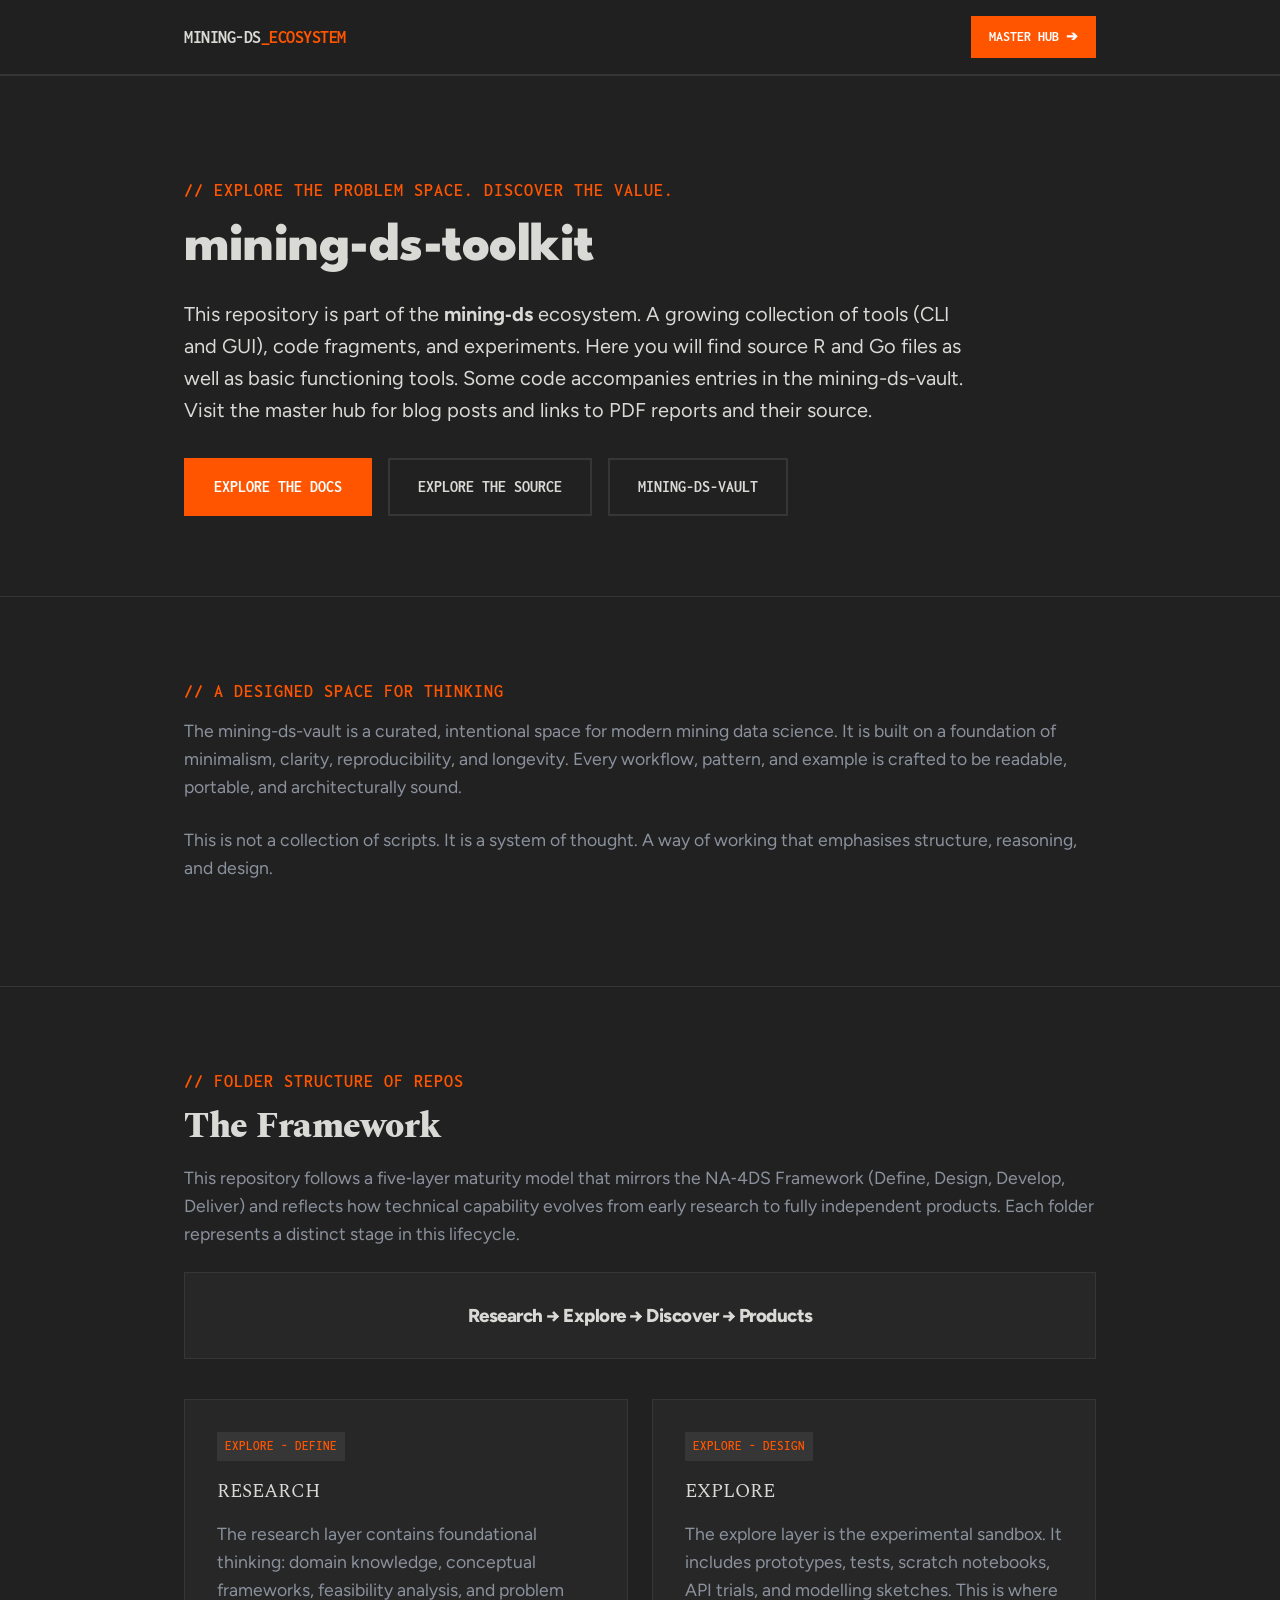
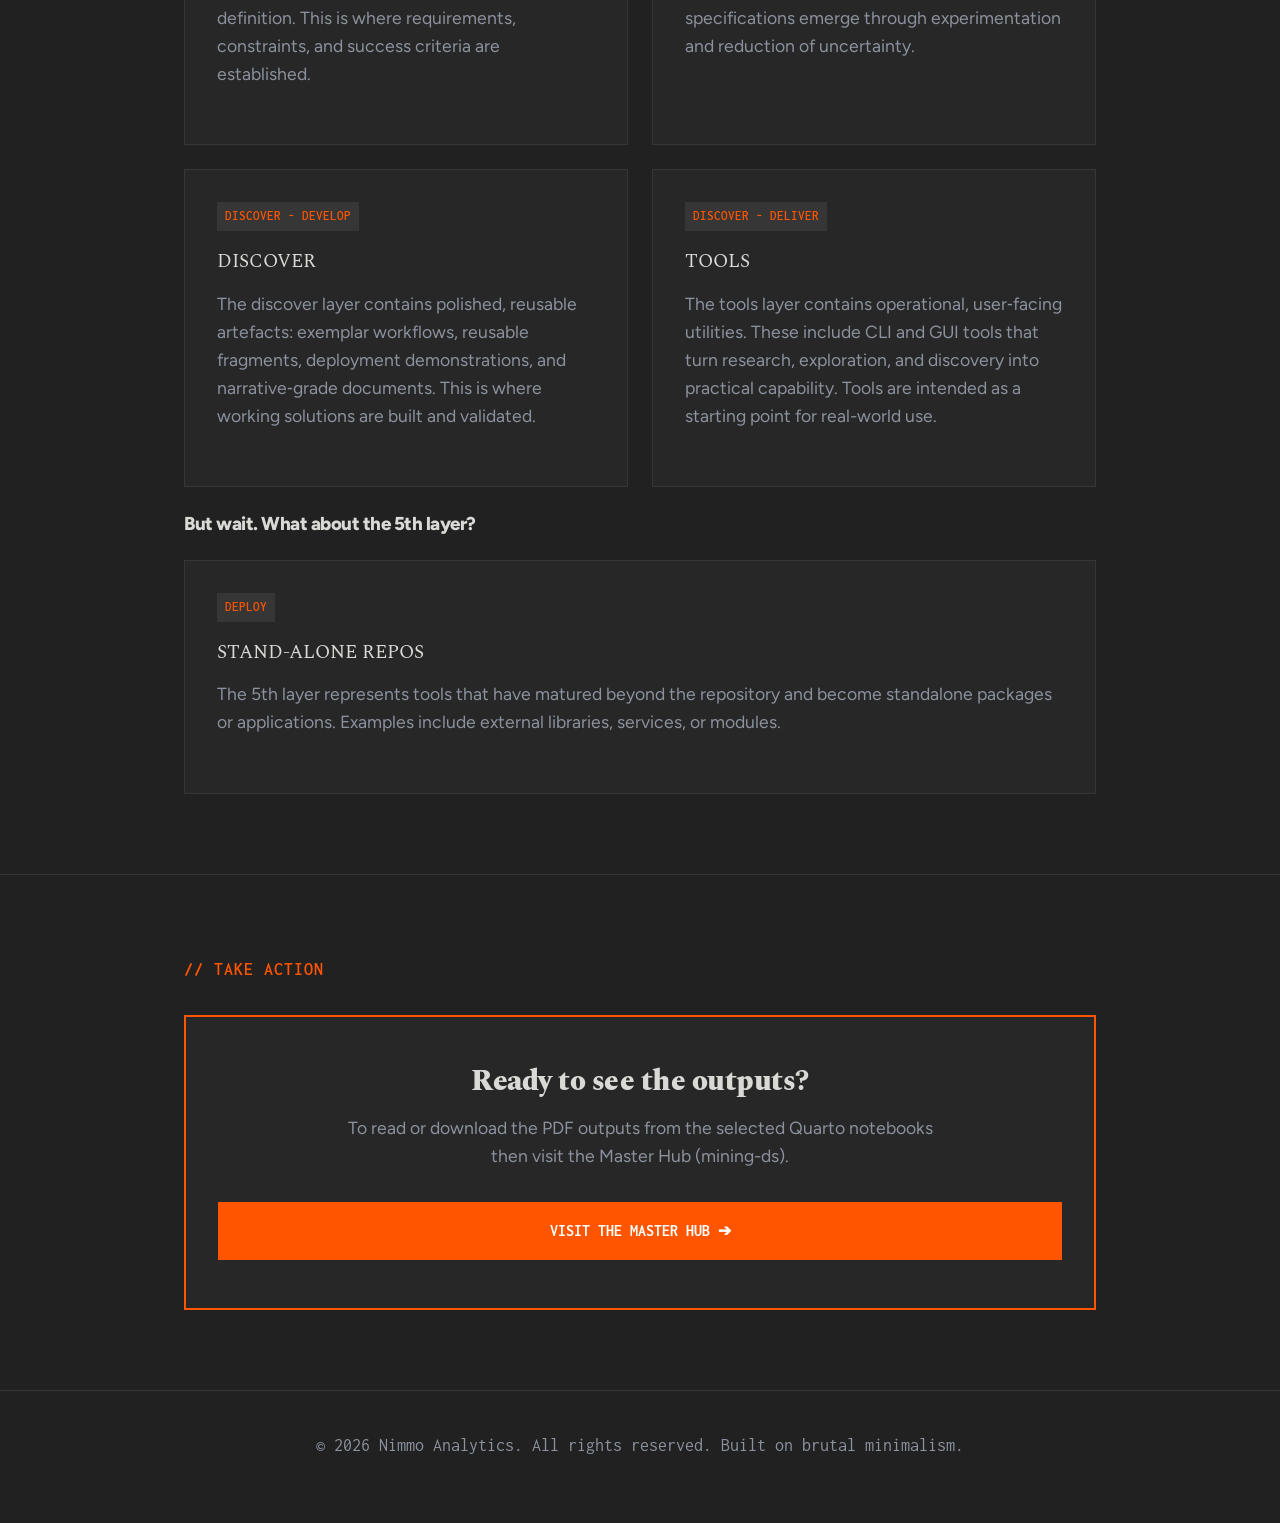
<file: docs/index.html>
<!DOCTYPE html>
<html lang="en" data-theme="light">
<head>
  <meta charset="UTF-8">
  <meta name="viewport" content="width=device-width, initial-scale=1.0">
  <title>MINING-DS_ECOSYSTEM</title>
  <!-- Google Fonts -->
  <link rel="preconnect" href="https://fonts.googleapis.com">
  <link rel="preconnect" href="https://fonts.gstatic.com" crossorigin>
  <link href="https://fonts.googleapis.com/css2?family=Figtree:ital,wght@0,300..900;1,300..900&family=Inconsolata:wght@200..900&family=League+Spartan:wght@800&family=Spectral:ital,wght@0,200;0,300;0,400;0,500;0,600;0,700;0,800;1,200;1,300;1,400;1,500;1,600;1,700;1,800&display=swap" rel="stylesheet">
  <style>
    /* ==========================================================================
       BRUTALIST MINIMALIST STYLESHEET (DARK THEME)
       ========================================================================== */
    
    :root {
      --radius: 6px;
    }
    
    :root {
      --bg: #212121;
      --card-bg: #272727;
      --text: #d9d9d6;
      --text-muted: #8b929e;
      --border: #363636;
      --accent: #ff5500;
      --accent-hover: #ff7733;
      --header-bg: rgba(33, 33, 33, 0.95);
      --font-mono: "Inconsolata", "Courier New", Courier, monospace;
      --font-sans: "Figtree", Roboto, Oxygen, Ubuntu, Cantarell, sans-serif;
      --font-serif: "Spectral", "Times New Roman", Times, serif;
    }

    * {
      box-sizing: border-box;
      margin: 0;
      padding: 0;
    }

    body {
      background-color: var(--bg);
      color: var(--text);
      font-family: var(--font-sans);
      line-height: 1.6;
      -webkit-font-smoothing: antialiased;
      transition: background-color 0.2s ease, color 0.2s ease;
    }

    .container {
      max-width: 960px;
      margin: 0 auto;
      padding: 0 24px;
    }

    /* Header */
    header {
      border-bottom: 2px solid var(--border);
      padding: 16px 0;
      position: sticky;
      top: 0;
      background-color: var(--header-bg);
      backdrop-filter: blur(5px);
      z-index: 100;
      transition: background-color 0.2s ease, border-color 0.2s ease;
    }

    .header-flex {
      display: flex;
      justify-content: space-between;
      align-items: center;
    }

    .brand-logo {
      font-family: var(--font-mono);
      font-weight: 700;
      font-size: 1.1rem;
      letter-spacing: -0.5px;
      color: var(--text);
      text-decoration: none;
    }

    .brand-logo span {
      color: var(--accent);
    }

    .header-actions {
      display: flex;
      align-items: center;
      gap: 16px;
    }

    /* Buttons */
    .btn {
      display: inline-block;
      background-color: var(--accent);
      color: #ffffff;
      font-family: var(--font-mono);
      font-weight: 700;
      text-transform: uppercase;
      text-decoration: none;
      padding: 14px 28px;
      border: 2px solid var(--accent);
      cursor: pointer;
      text-align: center;
      transition: all 0.15s ease-in-out;
    }

    .btn:hover {
      background-color: var(--accent-hover);
      border-color: var(--accent-hover);
    }

    .btn-outline {
      background-color: transparent;
      color: var(--text);
      border: 2px solid var(--border);
    }

    .btn-outline:hover {
      border-color: var(--accent);
      background-color: transparent;
      color: var(--accent);
    }

    .btn-sm {
      padding: 8px 16px;
      font-size: 0.85rem;
    }

    .btn-block {
      display: block;
      width: 100%;
    }

    /* Typography */
    h1, h2, h3 {
      font-weight: 800;
      letter-spacing: -0.5px;
      line-height: 1.15;
    }

    h1 {
      font-size: clamp(2.2rem, 5vw, 3.4rem);
      margin-bottom: 20px;
      font-family: 'League Spartan', sans-serif;
    }

    h2 {
      font-size: clamp(1.6rem, 3.5vw, 2.2rem);
      margin-bottom: 16px;
      font-family: var(--font-serif);
    }

    p {
      color: var(--text-muted);
      font-size: 1.1rem;
      margin-bottom: 24px;
    }

    .tagline {
      font-family: var(--font-mono);
      font-weight: 600;
      color: var(--accent);
      text-transform: uppercase;
      font-size: 1.1rem;
      letter-spacing: 1px;
      margin-bottom: 12px;
    }

    /* Sections */
    section {
      padding: 80px 0;
      border-bottom: 1px solid var(--border);
    }

    .hero {
      padding: 100px 0 80px;
    }

    .hero-sub {
      font-size: 1.25rem;
      color: var(--text);
      max-width: 780px;
      margin-bottom: 32px;
    }

    .cta-group {
      display: flex;
      gap: 16px;
      flex-wrap: wrap;
    }

    /* Grid & Cards */
    .grid-2 {
      display: grid;
      grid-template-columns: repeat(auto-fit, minmax(300px, 1fr));
      gap: 24px;
      margin-top: 40px;
    }

    .card {
      background-color: var(--card-bg);
      border: 1px solid var(--border);
      padding: 32px;
      overflow: hidden;
    }

    .card-accent {
      border-radius: var(--radius);
      border-left: 5px solid var(--accent);
    }

    .card-title {
      font-family: var(--font-serif);
      color: var(--text);
      font-size: 1.2rem;
      margin-bottom: 12px;
    }

    /* Process Flow */
    .phase-badge {
      display: inline-block;
      font-family: var(--font-mono);
      font-weight: 600;
      font-size: 0.8rem;
      padding: 4px 8px;
      background: var(--border);
      color: var(--accent);
      margin-bottom: 16px;
    }

    /* Comparison Table */
    .table-container {
      overflow-x: auto;
      margin-top: 32px;
    }

    table {
      width: 100%;
      border-collapse: collapse;
      text-align: left;
      font-size: 0.95rem;
    }

    th, td {
      padding: 16px;
      border: 1px solid var(--border);
    }

    th {
      background-color: var(--card-bg);
      /*font-family: var(--font-mono);*/
      color: var(--text);
    }

    td {
      color: var(--text-muted);
    }

    td.highlight {
      color: var(--text);
      font-weight: 600;
    }

    /* Accordion / FAQ */
    details {
      background-color: var(--card-bg);
      border: 1px solid var(--border);
      margin-bottom: 16px;
      padding: 20px;
    }

    summary {
      font-family: var(--font-mono);
      font-weight: 700;
      color: var(--text);
      cursor: pointer;
      list-style: none;
      display: flex;
      justify-content: space-between;
      align-items: center;
    }

    summary::-webkit-details-marker {
      display: none;
    }

    summary::after {
      content: "+";
      color: var(--accent);
      font-size: 1.4rem;
    }

    details[open] summary::after {
      content: "−";
    }

    .faq-body {
      margin-top: 16px;
      padding-top: 16px;
      border-top: 1px solid var(--border);
    }

    .faq-body p {
      margin-bottom: 0;
      font-size: 1rem;
    }

    /* CTA Card Block (Replaces Contact Form) */
    .cta-card {
      background-color: var(--card-bg);
      border: 2px solid var(--accent);
      padding: 48px 32px;
      text-align: center;
      margin-top: 32px;
    }

    .cta-card h3 {
      font-family: var(--font-serif);
      font-size: 1.8rem;
      color: var(--text);
      margin-bottom: 16px;
    }

    .cta-card p {
      max-width: 600px;
      margin: 0 auto 32px;
    }

    footer {
      padding: 40px 0;
      text-align: center;
      font-family: var(--font-mono);
      font-size: 0.85rem;
      color: var(--text-muted);
    }
  </style>
</head>
<body>

  <!-- HEADER -->
  <header>
    <div class="container header-flex">
      <a href="https://matthew-nimmo.github.io/mining-ds-toolkit/" class="brand-logo">MINING-DS<span>_ECOSYSTEM</span></a>
      <div class="header-actions">
        <a href="https://matthew-nimmo.github.io/mining-ds/" class="btn btn-sm">Master Hub ➔</a>
      </div>
    </div>
  </header>

  <main>
    <!-- HERO SECTION -->
    <section class="hero">
      <div class="container">
        <div class="tagline">// Explore the Problem Space. Discover the Value.</div>
        <h1>mining-ds-toolkit</h1>
        <p class="hero-sub">
          This repository is part of the <strong>mining‑ds</strong> ecosystem. A growing collection of tools (CLI and GUI), code fragments, and experiments.
          Here you will find source R and Go files as well as basic functioning tools. Some code accompanies entries in the mining-ds-vault.
          Visit the master hub for blog posts and links to PDF reports and their source.
        </p>
        <div class="cta-group">
          <a href="https://matthew-nimmo.github.io/mining-ds/" class="btn">Explore the docs</a>
          <a href="https://github.com/matthew-nimmo/mining-ds-toolkit" class="btn btn-outline">Explore the source</a>
          <a href="https://matthew-nimmo.github.io/mining-ds-vault/" class="btn btn-outline">mining-ds-vault</a>
        </div>
      </div>
    </section>

    <!-- THE SPACE -->
    <section>
      <div class="container">
        <div class="tagline">// A Designed Space for Thinking</div>
        <p>The mining-ds-vault is a curated, intentional space for modern mining data science. It is built on a foundation of minimalism, clarity, reproducibility, and longevity. Every workflow, pattern, and example is crafted to be readable, portable, and architecturally sound.</p>
        <p>This is not a collection of scripts. It is a system of thought. A way of working that emphasises structure, reasoning, and design.</p>
      </div>
    </section>

    <!-- THE STRUCTURE -->
    <section>
      <div class="container">
        <div class="tagline">// Folder Structure of repos</div>
        <h2>The Framework</h2>
        <p>This repository follows a five‑layer maturity model that mirrors the NA‑4DS Framework (Define, Design, Develop, Deliver) and reflects how technical capability evolves from early research to fully independent products. Each folder represents a distinct stage in this lifecycle.</p>
        
        <div class="card" style="text-align: center;"><h3>Research → Explore → Discover → Products</h3></div>

        <div class="grid-2">
          <div class="card">
            <span class="phase-badge">EXPLORE - DEFINE</span>
            <div class="card-title">RESEARCH</div>
            <p>The research layer contains foundational thinking: domain knowledge, conceptual frameworks, feasibility analysis, and problem definition. This is where requirements, constraints, and success criteria are established.</p>
          </div>

          <div class="card">
            <span class="phase-badge">EXPLORE - DESIGN</span>
            <div class="card-title">EXPLORE</div>
            <p>The explore layer is the experimental sandbox. It includes prototypes, tests, scratch notebooks, API trials, and modelling sketches. This is where specifications emerge through experimentation and reduction of uncertainty.</p>
          </div>

          <div class="card">
            <span class="phase-badge">DISCOVER - DEVELOP</span>
            <div class="card-title">DISCOVER</div>
            <p>The discover layer contains polished, reusable artefacts: exemplar workflows, reusable fragments, deployment demonstrations, and narrative‑grade documents. This is where working solutions are built and validated.</p>
          </div>

          <div class="card">
            <span class="phase-badge">DISCOVER - DELIVER</span>
            <div class="card-title">TOOLS</div>
            <p>The tools layer contains operational, user‑facing utilities. These include CLI and GUI tools that turn research, exploration, and discovery into practical capability. Tools are intended as a starting point for real-world use.</p>
          </div>
        </div>

       <br><h3>But wait. What about the 5th layer?</h3><br>

        <div class="card">
          <span class="phase-badge">DEPLOY</span>
          <div class="card-title">STAND-ALONE REPOS</div>
          <p>The 5th layer represents tools that have matured beyond the repository and become standalone packages or applications. Examples include external libraries, services, or modules.</p>
        </div>
      </div>
    </section>

    <!-- DIRECT CTA CARD (Points directly to Master Site Contact Form) -->
    <section id="contact-hub">
      <div class="container">
        <div class="tagline">// Take Action</div>
        <div class="cta-card">
          <h3>Ready to see the outputs?</h3>
          <p>To read or download the PDF outputs from the selected Quarto notebooks then visit the Master Hub (mining-ds).</p>
          <a href="https://matthew-nimmo.github.io/mining-ds/" class="btn btn-block">Visit the Master Hub ➔</a>
        </div>
      </div>
    </section>
  </main>

  <footer>
    <div class="container">
      <p>&copy; 2026 Nimmo Analytics. All rights reserved. Built on brutal minimalism.</p>
    </div>
  </footer>

</body>
</html>
</file>
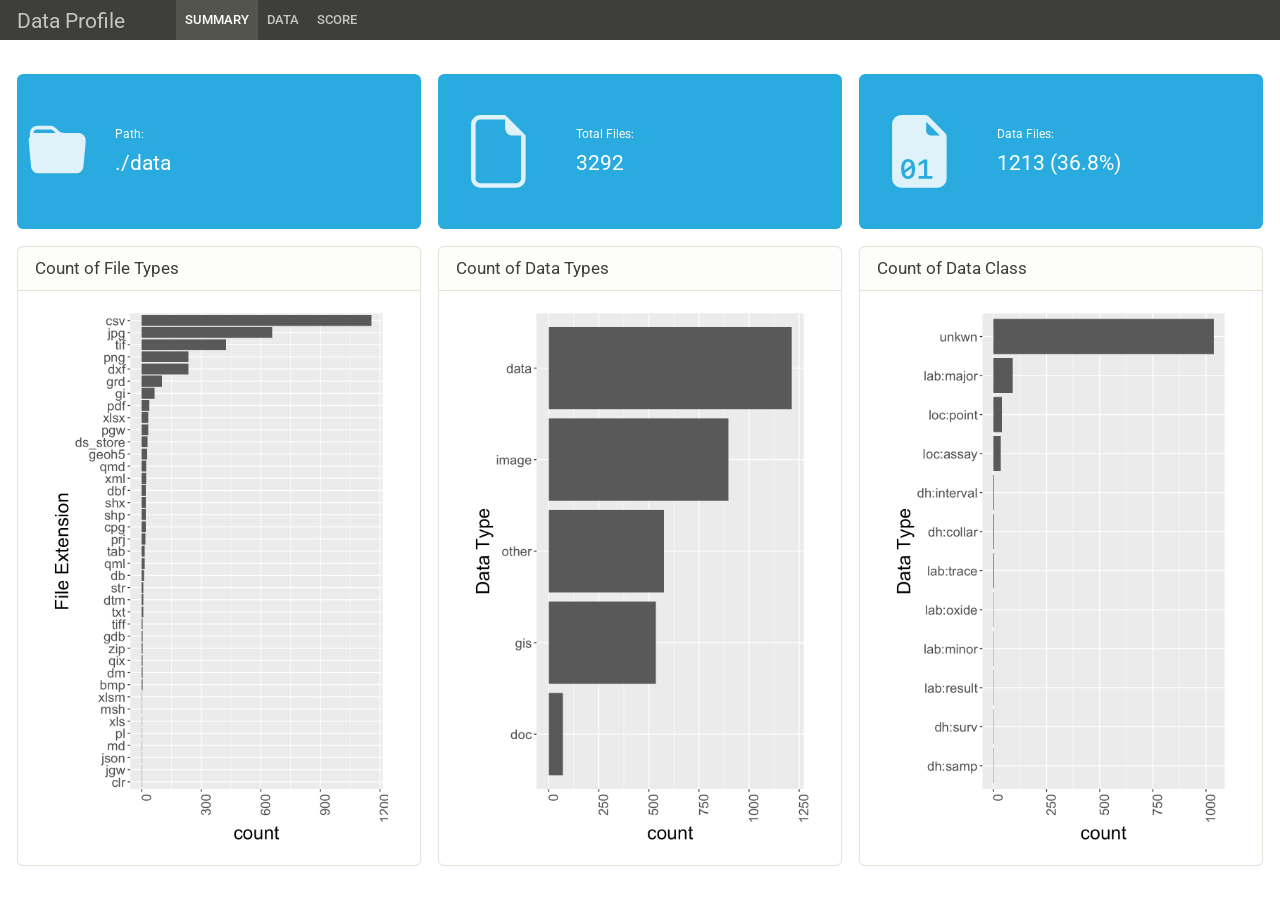
<file: tools/gui/dps/dps_shiny.html>
<!DOCTYPE html>
<html xmlns="http://www.w3.org/1999/xhtml" lang="en" xml:lang="en"><head>

<meta charset="utf-8">
<meta name="generator" content="quarto-1.9.37">

<meta name="viewport" content="width=device-width, initial-scale=1.0, user-scalable=yes">


<title>Data Profile</title>
<style>
/* Default styles provided by pandoc.
** See https://pandoc.org/MANUAL.html#variables-for-html for config info.
*/
code{white-space: pre-wrap;}
span.smallcaps{font-variant: small-caps;}
div.columns{display: flex; gap: min(4vw, 1.5em);}
div.column{flex: auto; overflow-x: auto;}
div.hanging-indent{margin-left: 1.5em; text-indent: -1.5em;}
ul.task-list{list-style: none;}
ul.task-list li input[type="checkbox"] {
  width: 0.8em;
  margin: 0 0.8em 0.2em -1em; /* quarto-specific, see https://github.com/quarto-dev/quarto-cli/issues/4556 */ 
  vertical-align: middle;
}
</style>


<script src="dps_shiny_files/libs/clipboard/clipboard.min.js"></script>
<script src="dps_shiny_files/libs/quarto-html/quarto.js" type="module"></script>
<script src="dps_shiny_files/libs/quarto-html/tabsets/tabsets.js" type="module"></script>
<script src="dps_shiny_files/libs/quarto-html/popper.min.js"></script>
<script src="dps_shiny_files/libs/quarto-html/tippy.umd.min.js"></script>
<script src="dps_shiny_files/libs/quarto-html/anchor.min.js"></script>
<link href="dps_shiny_files/libs/quarto-html/tippy.css" rel="stylesheet">
<link href="dps_shiny_files/libs/quarto-html/quarto-syntax-highlighting-7f8f88aac4f3542376d5c11b86a4c14d.css" rel="stylesheet" class="quarto-color-scheme" id="quarto-text-highlighting-styles">
<link href="dps_shiny_files/libs/quarto-html/quarto-syntax-highlighting-dark-d0ae9245876894da5ac7e18953ecc5cc.css" rel="stylesheet" class="quarto-color-scheme quarto-color-alternate" id="quarto-text-highlighting-styles">
<link href="dps_shiny_files/libs/quarto-html/quarto-syntax-highlighting-7f8f88aac4f3542376d5c11b86a4c14d.css" rel="stylesheet" class="quarto-color-scheme-extra" id="quarto-text-highlighting-styles">
<script src="dps_shiny_files/libs/bootstrap/bootstrap.min.js"></script>
<link href="dps_shiny_files/libs/bootstrap/bootstrap-icons.css" rel="stylesheet">
<link href="dps_shiny_files/libs/bootstrap/bootstrap-71569834ec356891a063a87cf126b275.min.css" rel="stylesheet" append-hash="true" class="quarto-color-scheme" id="quarto-bootstrap" data-mode="light">
<link href="dps_shiny_files/libs/bootstrap/bootstrap-dark-71569834ec356891a063a87cf126b275.min.css" rel="stylesheet" append-hash="true" class="quarto-color-scheme quarto-color-alternate" id="quarto-bootstrap" data-mode="light">
<link href="dps_shiny_files/libs/bootstrap/bootstrap-71569834ec356891a063a87cf126b275.min.css" rel="stylesheet" append-hash="true" class="quarto-color-scheme-extra" id="quarto-bootstrap" data-mode="light">
<script src="dps_shiny_files/libs/quarto-dashboard/quarto-dashboard.js"></script>
<script src="dps_shiny_files/libs/quarto-dashboard/stickythead.js"></script>



<script src="dps_shiny_files/libs/quarto-dashboard/web-components.js" type="module"></script>
<script src="dps_shiny_files/libs/quarto-dashboard/components.js"></script>



</head>

<body class="quarto-dashboard dashboard-fill fullcontent quarto-light">

<header id="quarto-dashboard-header">
<nav class="navbar navbar-expand-md slim" data-bs-theme="dark">
  <div class="navbar-container container-fluid">
    <button class="navbar-toggler" type="button" data-bs-toggle="collapse" data-bs-target="#dashboard-collapse" aria-controls="dashboard-collapse" aria-expanded="false" aria-label="Toggle navigation">
      <span class="navbar-toggler-icon"></span>
    </button>    


    <div class="navbar-brand-container">


      <div class="navbar-title">
        <div class="navbar-title-text"><a href="#">Data Profile</a></div>
        
        
      </div>
    </div>
<div id="dashboard-collapse" class="navbar-collapse collapse"><ul class="navbar-nav navbar-nav-scroll me-auto" role="tablist"><li class="nav-item" role="presentation"><a id="tab-summary" class="nav-link active" data-bs-toggle="tab" role="tab" data-bs-target="#summary" data-scrolling="false" href="#summary" aria-controls="summary" aria-selected="true"><span class="nav-link-text">Summary</span></a></li><li class="nav-item" role="presentation"><a id="tab-data" class="nav-link" data-bs-toggle="tab" role="tab" data-bs-target="#data" data-scrolling="false" href="#data" aria-controls="data" aria-selected="false"><span class="nav-link-text">Data</span></a></li><li class="nav-item" role="presentation"><a id="tab-score" class="nav-link" data-bs-toggle="tab" role="tab" data-bs-target="#score" data-scrolling="false" href="#score" aria-controls="score" aria-selected="false"><span class="nav-link-text">Score</span></a></li></ul></div></div>
</nav>
</header>
<div class="page-layout-custom quarto-dashboard-content bslib-gap-spacing html-fill-container bslib-page-fill quarto-dashboard-pages">  

<div class="cell bslib-grid-item html-fill-item">
<style type="text/css">
.quarto-dashboard .bslib-value-box .value-box-title {
    font-size: clamp(0.1em, 5cqw, 0.8em) !important;
}
.quarto-dashboard .bslib-value-box .value-box-value {
    font-size: clamp(0.5em, 8cqw, 1.4em) !important;
}
</style>
</div>
<div class="bslib-grid-item html-fill-item tab-content bslib-grid" data-layout="fill" style="display: grid; grid-template-rows: minmax(3em, 1fr); grid-auto-columns: minmax(0, 1fr);">
<div id="summary" class="dashboard-page tab-pane show active html-fill-item html-fill-container" data-orientation="rows" aria-labelledby="tab-summary">
<div class="html-fill-item html-fill-container bslib-grid" style="display: grid; grid-template-rows: minmax(3em, 20fr) minmax(3em, 80fr); grid-auto-columns: minmax(0, 1fr);">
<div class="html-fill-item html-fill-container bslib-grid" style="display: grid; grid-template-columns: minmax(3em, 1fr) minmax(3em, 1fr) minmax(3em, 1fr);
grid-auto-rows: minmax(0, 1fr);">
<div class="html-fill-item html-fill-container bslib-grid" data-height="50%" style="display: grid; grid-template-rows: minmax(3em, 1fr); grid-auto-columns: minmax(0, 1fr);">
<div class="card bslib-card bslib-mb-spacing html-fill-item html-fill-container bslib-value-box bg-info showcase-left-center" data-bslib-card-init="" data-require-bs-caller="card()" data-require-bs-version="5 5" data-full-screen="false">
<div class="card-body bslib-gap-spacing html-fill-item html-fill-container" style="margin-top:auto;margin-bottom:auto;flex:1 1 auto; padding:0;">
<div class="value-box-grid html-fill-item" style="--bslib-grid-height:auto;--bslib-grid-height-mobile:auto;---bslib-value-box-showcase-w:20%;---bslib-value-box-showcase-w-fs:1fr;---bslib-value-box-showcase-max-h:20px;---bslib-value-box-showcase-max-h-fs:67%;">
<div class="value-box-showcase html-fill-item html-fill-container"><svg xmlns="http://www.w3.org/2000/svg" viewbox="0 0 16 16" class="bi bi-folder-fill " style="height:1em;width:1em;fill:currentColor;vertical-align:-0.125em;" aria-hidden="true" role="img"><path d="M9.828 3h3.982a2 2 0 0 1 1.992 2.181l-.637 7A2 2 0 0 1 13.174 14H2.825a2 2 0 0 1-1.991-1.819l-.637-7a1.99 1.99 0 0 1 .342-1.31L.5 3a2 2 0 0 1 2-2h3.672a2 2 0 0 1 1.414.586l.828.828A2 2 0 0 0 9.828 3zm-8.322.12C1.72 3.042 1.95 3 2.19 3h5.396l-.707-.707A1 1 0 0 0 6.172 2H2.5a1 1 0 0 0-1 .981l.006.139z"></path></svg></div>
<div class="value-box-area html-fill-item html-fill-container">
<p class="value-box-title">Path:</p>
<p class="value-box-value">./data</p>
</div>
</div>
</div>
<script data-bslib-card-init="">bslib.Card.initializeAllCards();</script>
<bslib-tooltip placement="auto" bsoptions="[]" data-require-bs-version="5" data-require-bs-caller="tooltip()">
    <template>Expand</template>
    <span class="bslib-full-screen-enter badge rounded-pill">
        <svg xmlns="http://www.w3.org/2000/svg" viewbox="0 0 24 24" style="height:1em;width:1em;" aria-hidden="true" role="img"><path d="M20 5C20 4.4 19.6 4 19 4H13C12.4 4 12 3.6 12 3C12 2.4 12.4 2 13 2H21C21.6 2 22 2.4 22 3V11C22 11.6 21.6 12 21 12C20.4 12 20 11.6 20 11V5ZM4 19C4 19.6 4.4 20 5 20H11C11.6 20 12 20.4 12 21C12 21.6 11.6 22 11 22H3C2.4 22 2 21.6 2 21V13C2 12.4 2.4 12 3 12C3.6 12 4 12.4 4 13V19Z"></path></svg>
    </span>
</bslib-tooltip><script data-bslib-card-init="">bslib.Card.initializeAllCards();</script></div>
</div><div class="html-fill-item html-fill-container bslib-grid" data-height="25%" style="display: grid; grid-template-rows: minmax(3em, 1fr); grid-auto-columns: minmax(0, 1fr);">
<div class="card bslib-card bslib-mb-spacing html-fill-item html-fill-container bslib-value-box bg-info showcase-left-center" data-bslib-card-init="" data-require-bs-caller="card()" data-require-bs-version="5 5" data-full-screen="false">
<div class="card-body bslib-gap-spacing html-fill-item html-fill-container" style="margin-top:auto;margin-bottom:auto;flex:1 1 auto; padding:0;">
<div class="value-box-grid html-fill-item" style="--bslib-grid-height:auto;--bslib-grid-height-mobile:auto;---bslib-value-box-showcase-w:30%;---bslib-value-box-showcase-w-fs:1fr;---bslib-value-box-showcase-max-h:100px;---bslib-value-box-showcase-max-h-fs:67%;">
<div class="value-box-showcase html-fill-item html-fill-container"><svg xmlns="http://www.w3.org/2000/svg" viewbox="0 0 16 16" class="bi bi-file-earmark " style="height:1em;width:1em;fill:currentColor;vertical-align:-0.125em;" aria-hidden="true" role="img"><path d="M14 4.5V14a2 2 0 0 1-2 2H4a2 2 0 0 1-2-2V2a2 2 0 0 1 2-2h5.5L14 4.5zm-3 0A1.5 1.5 0 0 1 9.5 3V1H4a1 1 0 0 0-1 1v12a1 1 0 0 0 1 1h8a1 1 0 0 0 1-1V4.5h-2z"></path></svg></div>
<div class="value-box-area html-fill-item html-fill-container">
<p class="value-box-title">Total Files:</p>
<p class="value-box-value">3292</p>
</div>
</div>
</div>
<script data-bslib-card-init="">bslib.Card.initializeAllCards();</script>
<bslib-tooltip placement="auto" bsoptions="[]" data-require-bs-version="5" data-require-bs-caller="tooltip()">
    <template>Expand</template>
    <span class="bslib-full-screen-enter badge rounded-pill">
        <svg xmlns="http://www.w3.org/2000/svg" viewbox="0 0 24 24" style="height:1em;width:1em;" aria-hidden="true" role="img"><path d="M20 5C20 4.4 19.6 4 19 4H13C12.4 4 12 3.6 12 3C12 2.4 12.4 2 13 2H21C21.6 2 22 2.4 22 3V11C22 11.6 21.6 12 21 12C20.4 12 20 11.6 20 11V5ZM4 19C4 19.6 4.4 20 5 20H11C11.6 20 12 20.4 12 21C12 21.6 11.6 22 11 22H3C2.4 22 2 21.6 2 21V13C2 12.4 2.4 12 3 12C3.6 12 4 12.4 4 13V19Z"></path></svg>
    </span>
</bslib-tooltip><script data-bslib-card-init="">bslib.Card.initializeAllCards();</script></div>
</div><div class="html-fill-item html-fill-container bslib-grid" data-height="25%" style="display: grid; grid-template-rows: minmax(3em, 1fr); grid-auto-columns: minmax(0, 1fr);">
<div class="card bslib-card bslib-mb-spacing html-fill-item html-fill-container bslib-value-box bg-info showcase-left-center" data-bslib-card-init="" data-require-bs-caller="card()" data-require-bs-version="5 5" data-full-screen="false">
<div class="card-body bslib-gap-spacing html-fill-item html-fill-container" style="margin-top:auto;margin-bottom:auto;flex:1 1 auto; padding:0;">
<div class="value-box-grid html-fill-item" style="--bslib-grid-height:auto;--bslib-grid-height-mobile:auto;---bslib-value-box-showcase-w:30%;---bslib-value-box-showcase-w-fs:1fr;---bslib-value-box-showcase-max-h:100px;---bslib-value-box-showcase-max-h-fs:67%;">
<div class="value-box-showcase html-fill-item html-fill-container"><svg xmlns="http://www.w3.org/2000/svg" viewbox="0 0 16 16" class="bi bi-file-earmark-binary-fill " style="height:1em;width:1em;fill:currentColor;vertical-align:-0.125em;" aria-hidden="true" role="img"><path d="M5.526 10.273c-.542 0-.832.563-.832 1.612 0 .088.003.173.006.252l1.559-1.143c-.126-.474-.375-.72-.733-.72zm-.732 2.508c.126.472.372.718.732.718.54 0 .83-.563.83-1.614 0-.085-.003-.17-.006-.25l-1.556 1.146z"></path>
<path d="M9.293 0H4a2 2 0 0 0-2 2v12a2 2 0 0 0 2 2h8a2 2 0 0 0 2-2V4.707A1 1 0 0 0 13.707 4L10 .293A1 1 0 0 0 9.293 0zM9.5 3.5v-2l3 3h-2a1 1 0 0 1-1-1zm-2.45 8.385c0 1.415-.548 2.206-1.524 2.206C4.548 14.09 4 13.3 4 11.885c0-1.412.548-2.203 1.526-2.203.976 0 1.524.79 1.524 2.203zm3.805 1.52V14h-3v-.595h1.181V10.5h-.05l-1.136.747v-.688l1.19-.786h.69v3.633h1.125z"></path></svg></div>
<div class="value-box-area html-fill-item html-fill-container">
<p class="value-box-title">Data Files:</p>
<p class="value-box-value">1213 (36.8%)</p>
</div>
</div>
</div>
<script data-bslib-card-init="">bslib.Card.initializeAllCards();</script>
<bslib-tooltip placement="auto" bsoptions="[]" data-require-bs-version="5" data-require-bs-caller="tooltip()">
    <template>Expand</template>
    <span class="bslib-full-screen-enter badge rounded-pill">
        <svg xmlns="http://www.w3.org/2000/svg" viewbox="0 0 24 24" style="height:1em;width:1em;" aria-hidden="true" role="img"><path d="M20 5C20 4.4 19.6 4 19 4H13C12.4 4 12 3.6 12 3C12 2.4 12.4 2 13 2H21C21.6 2 22 2.4 22 3V11C22 11.6 21.6 12 21 12C20.4 12 20 11.6 20 11V5ZM4 19C4 19.6 4.4 20 5 20H11C11.6 20 12 20.4 12 21C12 21.6 11.6 22 11 22H3C2.4 22 2 21.6 2 21V13C2 12.4 2.4 12 3 12C3.6 12 4 12.4 4 13V19Z"></path></svg>
    </span>
</bslib-tooltip><script data-bslib-card-init="">bslib.Card.initializeAllCards();</script></div>
</div>
</div>
<div class="html-fill-item html-fill-container bslib-grid" style="display: grid; grid-template-columns: minmax(3em, 1fr) minmax(3em, 1fr) minmax(3em, 1fr);
grid-auto-rows: minmax(0, 1fr);">
<div class="card cell html-fill-item html-fill-container bslib-card" data-title="Count of File Types" data-bslib-card-init="" data-require-bs-caller="card()" data-full-screen="false">
<div class="card-header"><div class="card-title"><span style="display: inline">
Count of File Types
</span></div></div>
<div class="card-body html-fill-item html-fill-container">
<div class="cell-output-display html-fill-item html-fill-container">
<img src="dps_shiny_files/figure-html/unnamed-chunk-10-1.png" class="img-fluid quarto-dashboard-img-contain">
</div>
</div>
<bslib-tooltip placement="auto" bsoptions="[]" data-require-bs-version="5" data-require-bs-caller="tooltip()">
    <template>Expand</template>
    <span class="bslib-full-screen-enter badge rounded-pill">
        <svg xmlns="http://www.w3.org/2000/svg" viewbox="0 0 24 24" style="height:1em;width:1em;" aria-hidden="true" role="img"><path d="M20 5C20 4.4 19.6 4 19 4H13C12.4 4 12 3.6 12 3C12 2.4 12.4 2 13 2H21C21.6 2 22 2.4 22 3V11C22 11.6 21.6 12 21 12C20.4 12 20 11.6 20 11V5ZM4 19C4 19.6 4.4 20 5 20H11C11.6 20 12 20.4 12 21C12 21.6 11.6 22 11 22H3C2.4 22 2 21.6 2 21V13C2 12.4 2.4 12 3 12C3.6 12 4 12.4 4 13V19Z"></path></svg>
    </span>
</bslib-tooltip><script data-bslib-card-init="">bslib.Card.initializeAllCards();</script></div><div class="card cell html-fill-item html-fill-container bslib-card" data-title="Count of Data Types" data-bslib-card-init="" data-require-bs-caller="card()" data-full-screen="false">
<div class="card-header"><div class="card-title"><span style="display: inline">
Count of Data Types
</span></div></div>
<div class="card-body html-fill-item html-fill-container">
<div class="cell-output-display html-fill-item html-fill-container">
<img src="dps_shiny_files/figure-html/unnamed-chunk-11-1.png" class="img-fluid quarto-dashboard-img-contain">
</div>
</div>
<bslib-tooltip placement="auto" bsoptions="[]" data-require-bs-version="5" data-require-bs-caller="tooltip()">
    <template>Expand</template>
    <span class="bslib-full-screen-enter badge rounded-pill">
        <svg xmlns="http://www.w3.org/2000/svg" viewbox="0 0 24 24" style="height:1em;width:1em;" aria-hidden="true" role="img"><path d="M20 5C20 4.4 19.6 4 19 4H13C12.4 4 12 3.6 12 3C12 2.4 12.4 2 13 2H21C21.6 2 22 2.4 22 3V11C22 11.6 21.6 12 21 12C20.4 12 20 11.6 20 11V5ZM4 19C4 19.6 4.4 20 5 20H11C11.6 20 12 20.4 12 21C12 21.6 11.6 22 11 22H3C2.4 22 2 21.6 2 21V13C2 12.4 2.4 12 3 12C3.6 12 4 12.4 4 13V19Z"></path></svg>
    </span>
</bslib-tooltip><script data-bslib-card-init="">bslib.Card.initializeAllCards();</script></div><div class="card cell html-fill-item html-fill-container bslib-card" data-title="Count of Data Class" data-bslib-card-init="" data-require-bs-caller="card()" data-full-screen="false">
<div class="card-header"><div class="card-title"><span style="display: inline">
Count of Data Class
</span></div></div>
<div class="card-body html-fill-item html-fill-container">
<div class="cell-output-display html-fill-item html-fill-container">
<img src="dps_shiny_files/figure-html/unnamed-chunk-12-1.png" class="img-fluid quarto-dashboard-img-contain">
</div>
</div>
<bslib-tooltip placement="auto" bsoptions="[]" data-require-bs-version="5" data-require-bs-caller="tooltip()">
    <template>Expand</template>
    <span class="bslib-full-screen-enter badge rounded-pill">
        <svg xmlns="http://www.w3.org/2000/svg" viewbox="0 0 24 24" style="height:1em;width:1em;" aria-hidden="true" role="img"><path d="M20 5C20 4.4 19.6 4 19 4H13C12.4 4 12 3.6 12 3C12 2.4 12.4 2 13 2H21C21.6 2 22 2.4 22 3V11C22 11.6 21.6 12 21 12C20.4 12 20 11.6 20 11V5ZM4 19C4 19.6 4.4 20 5 20H11C11.6 20 12 20.4 12 21C12 21.6 11.6 22 11 22H3C2.4 22 2 21.6 2 21V13C2 12.4 2.4 12 3 12C3.6 12 4 12.4 4 13V19Z"></path></svg>
    </span>
</bslib-tooltip><script data-bslib-card-init="">bslib.Card.initializeAllCards();</script></div>
</div>
</div>
</div>
<div id="data" class="dashboard-page tab-pane grid-skip html-fill-item html-fill-container" data-orientation="rows" aria-labelledby="tab-data">
<div class="html-fill-item html-fill-container bslib-grid" style="display: grid; grid-template-rows: minmax(3em, 1fr); grid-auto-columns: minmax(0, 1fr);">
<div class="html-fill-item html-fill-container bslib-grid" style="display: grid; grid-template-columns: minmax(3em, 33fr) minmax(3em, 67fr);
grid-auto-rows: minmax(0, 1fr);">
<div class="html-fill-item html-fill-container bslib-grid" style="display: grid; grid-template-rows: minmax(3em, 50fr) minmax(3em, 50fr); grid-auto-columns: minmax(0, 1fr);">
<div class="html-fill-item html-fill-container bslib-grid" style="display: grid; grid-template-columns: minmax(3em, 1fr);
grid-auto-rows: minmax(0, 1fr);">
<div class="card cell panel-input bg-light p-2 html-fill-item html-fill-container bslib-card" data-bslib-card-init="" data-require-bs-caller="card()" data-full-screen="false">
<div class="card-body html-fill-item html-fill-container">
<div class="cell-output-display html-fill-item html-fill-container no-overflow-x">
<div class="form-group shiny-input-container html-fill-item html-fill-container">
<label class="control-label" id="file_class-label" for="file_class">File Class:</label>
<div class="html-fill-item html-fill-container">
<select class="shiny-input-select form-control" id="file_class" size="1"><option value="all" selected="">all</option>
<option value="unkwn">unkwn</option>
<option value="lab:major">lab:major</option>
<option value="loc:point">loc:point</option>
<option value="lab:trace">lab:trace</option>
<option value="loc:assay">loc:assay</option>
<option value="lab:oxide">lab:oxide</option>
<option value="lab:minor">lab:minor</option>
<option value="dh:interval">dh:interval</option>
<option value="dh:collar">dh:collar</option>
<option value="dh:surv">dh:surv</option>
<option value="lab:result">lab:result</option>
<option value="dh:samp">dh:samp</option></select>
</div>
</div>
</div>
<div class="cell-output-display html-fill-item html-fill-container no-overflow-x">
<div id="file_name" class="shiny-html-output html-fill-item html-fill-container"></div>
</div>
<div class="cell-output-display html-fill-item html-fill-container no-overflow-x">
<div id="sheet_name" class="shiny-html-output html-fill-item html-fill-container"></div>
</div>
</div>
<bslib-tooltip placement="auto" bsoptions="[]" data-require-bs-version="5" data-require-bs-caller="tooltip()">
    <template>Expand</template>
    <span class="bslib-full-screen-enter badge rounded-pill">
        <svg xmlns="http://www.w3.org/2000/svg" viewbox="0 0 24 24" style="height:1em;width:1em;" aria-hidden="true" role="img"><path d="M20 5C20 4.4 19.6 4 19 4H13C12.4 4 12 3.6 12 3C12 2.4 12.4 2 13 2H21C21.6 2 22 2.4 22 3V11C22 11.6 21.6 12 21 12C20.4 12 20 11.6 20 11V5ZM4 19C4 19.6 4.4 20 5 20H11C11.6 20 12 20.4 12 21C12 21.6 11.6 22 11 22H3C2.4 22 2 21.6 2 21V13C2 12.4 2.4 12 3 12C3.6 12 4 12.4 4 13V19Z"></path></svg>
    </span>
</bslib-tooltip><script data-bslib-card-init="">bslib.Card.initializeAllCards();</script></div>
</div>
<div class="html-fill-item html-fill-container bslib-grid" style="display: grid; grid-template-columns: minmax(3em, 1fr);
grid-auto-rows: minmax(0, 1fr);">
<div class="card cell html-fill-item html-fill-container bslib-card" data-title="Similar Files" data-bslib-card-init="" data-require-bs-caller="card()" data-full-screen="false">
<div class="card-header"><div class="card-title"><span style="display: inline">
Similar Files
</span></div></div>
<div class="card-body html-fill-item html-fill-container">
<div class="cell-output-display html-fill-item html-fill-container">
<span style="font-size:14px">
<pre class="shiny-text-output noplaceholder" id="sim_files"></pre>
</span>
</div>
</div>
<bslib-tooltip placement="auto" bsoptions="[]" data-require-bs-version="5" data-require-bs-caller="tooltip()">
    <template>Expand</template>
    <span class="bslib-full-screen-enter badge rounded-pill">
        <svg xmlns="http://www.w3.org/2000/svg" viewbox="0 0 24 24" style="height:1em;width:1em;" aria-hidden="true" role="img"><path d="M20 5C20 4.4 19.6 4 19 4H13C12.4 4 12 3.6 12 3C12 2.4 12.4 2 13 2H21C21.6 2 22 2.4 22 3V11C22 11.6 21.6 12 21 12C20.4 12 20 11.6 20 11V5ZM4 19C4 19.6 4.4 20 5 20H11C11.6 20 12 20.4 12 21C12 21.6 11.6 22 11 22H3C2.4 22 2 21.6 2 21V13C2 12.4 2.4 12 3 12C3.6 12 4 12.4 4 13V19Z"></path></svg>
    </span>
</bslib-tooltip><script data-bslib-card-init="">bslib.Card.initializeAllCards();</script></div>
</div>
</div><div class="html-fill-item html-fill-container bslib-grid" style="display: grid; grid-template-rows: minmax(3em, 25fr) minmax(3em, 75fr); grid-auto-columns: minmax(0, 1fr);">
<div class="html-fill-item html-fill-container bslib-grid" style="display: grid; grid-template-columns: minmax(3em, 1fr) minmax(3em, 1fr);
grid-auto-rows: minmax(0, 1fr);">
<div class="card bslib-card bslib-mb-spacing html-fill-item html-fill-container bslib-value-box bg-info showcase-left-center" data-bslib-card-init="" data-require-bs-caller="card()" data-require-bs-version="5 5" data-full-screen="false">
<div class="card-body bslib-gap-spacing html-fill-item html-fill-container" style="margin-top:auto;margin-bottom:auto;flex:1 1 auto; padding:0;">
<div class="value-box-grid html-fill-item" style="--bslib-grid-height:auto;--bslib-grid-height-mobile:auto;---bslib-value-box-showcase-w:20%;---bslib-value-box-showcase-w-fs:1fr;---bslib-value-box-showcase-max-h:20px;---bslib-value-box-showcase-max-h-fs:67%;">
<div class="value-box-showcase html-fill-item html-fill-container"><svg xmlns="http://www.w3.org/2000/svg" viewbox="0 0 16 16" class="bi bi-file-earmark " style="height:1em;width:1em;fill:currentColor;vertical-align:-0.125em;" aria-hidden="true" role="img"><path d="M14 4.5V14a2 2 0 0 1-2 2H4a2 2 0 0 1-2-2V2a2 2 0 0 1 2-2h5.5L14 4.5zm-3 0A1.5 1.5 0 0 1 9.5 3V1H4a1 1 0 0 0-1 1v12a1 1 0 0 0 1 1h8a1 1 0 0 0 1-1V4.5h-2z"></path></svg></div>
<div class="value-box-area html-fill-item html-fill-container">
<p class="value-box-title">Classification:</p>
<div class="shiny-text-output value-box-value" id="class"></div>
</div>
</div>
</div>
<script data-bslib-card-init="">bslib.Card.initializeAllCards();</script>
<bslib-tooltip placement="auto" bsoptions="[]" data-require-bs-version="5" data-require-bs-caller="tooltip()">
    <template>Expand</template>
    <span class="bslib-full-screen-enter badge rounded-pill">
        <svg xmlns="http://www.w3.org/2000/svg" viewbox="0 0 24 24" style="height:1em;width:1em;" aria-hidden="true" role="img"><path d="M20 5C20 4.4 19.6 4 19 4H13C12.4 4 12 3.6 12 3C12 2.4 12.4 2 13 2H21C21.6 2 22 2.4 22 3V11C22 11.6 21.6 12 21 12C20.4 12 20 11.6 20 11V5ZM4 19C4 19.6 4.4 20 5 20H11C11.6 20 12 20.4 12 21C12 21.6 11.6 22 11 22H3C2.4 22 2 21.6 2 21V13C2 12.4 2.4 12 3 12C3.6 12 4 12.4 4 13V19Z"></path></svg>
    </span>
</bslib-tooltip><script data-bslib-card-init="">bslib.Card.initializeAllCards();</script></div><div class="card cell html-fill-item html-fill-container bslib-card" data-bslib-card-init="" data-require-bs-caller="card()" data-full-screen="false">
<div class="card-body html-fill-item html-fill-container">
<div class="cell-output-display html-fill-item html-fill-container">
<div class="form-group shiny-input-container html-fill-item html-fill-container">
<label class="control-label" id="filter-label" for="filter">Field Name Filter (Regex):</label>
<input id="filter" type="text" class="shiny-input-text form-control" value=".*" data-update-on="change">
</div>
</div>
<div class="cell-output-display html-fill-item html-fill-container">
<div class="form-group shiny-input-container html-fill-item html-fill-container">
<div class="checkbox html-fill-item html-fill-container">
<label>
<input id="show_all" type="checkbox" class="shiny-input-checkbox">
<span>Show all files</span>
</label>
</div>
</div>
</div>
</div>
<bslib-tooltip placement="auto" bsoptions="[]" data-require-bs-version="5" data-require-bs-caller="tooltip()">
    <template>Expand</template>
    <span class="bslib-full-screen-enter badge rounded-pill">
        <svg xmlns="http://www.w3.org/2000/svg" viewbox="0 0 24 24" style="height:1em;width:1em;" aria-hidden="true" role="img"><path d="M20 5C20 4.4 19.6 4 19 4H13C12.4 4 12 3.6 12 3C12 2.4 12.4 2 13 2H21C21.6 2 22 2.4 22 3V11C22 11.6 21.6 12 21 12C20.4 12 20 11.6 20 11V5ZM4 19C4 19.6 4.4 20 5 20H11C11.6 20 12 20.4 12 21C12 21.6 11.6 22 11 22H3C2.4 22 2 21.6 2 21V13C2 12.4 2.4 12 3 12C3.6 12 4 12.4 4 13V19Z"></path></svg>
    </span>
</bslib-tooltip><script data-bslib-card-init="">bslib.Card.initializeAllCards();</script></div>
</div>
<div class="html-fill-item html-fill-container bslib-grid" style="display: grid; grid-template-columns: minmax(3em, 1fr);
grid-auto-rows: minmax(0, 1fr);">
<div class="card cell html-fill-item html-fill-container bslib-card" data-title="Profile" data-bslib-card-init="" data-require-bs-caller="card()" data-full-screen="false">
<div class="card-header"><div class="card-title"><span style="display: inline">
Profile
</span></div></div>
<div class="card-body html-fill-item html-fill-container">
<div class="cell-output-display html-fill-item html-fill-container no-overflow-x">
<span style="font-size:12px">
<div id="fields" class="shiny-html-output shiny-table-output html-fill-item html-fill-container"></div>
</span>
</div>
</div>
<bslib-tooltip placement="auto" bsoptions="[]" data-require-bs-version="5" data-require-bs-caller="tooltip()">
    <template>Expand</template>
    <span class="bslib-full-screen-enter badge rounded-pill">
        <svg xmlns="http://www.w3.org/2000/svg" viewbox="0 0 24 24" style="height:1em;width:1em;" aria-hidden="true" role="img"><path d="M20 5C20 4.4 19.6 4 19 4H13C12.4 4 12 3.6 12 3C12 2.4 12.4 2 13 2H21C21.6 2 22 2.4 22 3V11C22 11.6 21.6 12 21 12C20.4 12 20 11.6 20 11V5ZM4 19C4 19.6 4.4 20 5 20H11C11.6 20 12 20.4 12 21C12 21.6 11.6 22 11 22H3C2.4 22 2 21.6 2 21V13C2 12.4 2.4 12 3 12C3.6 12 4 12.4 4 13V19Z"></path></svg>
    </span>
</bslib-tooltip><script data-bslib-card-init="">bslib.Card.initializeAllCards();</script></div>
</div>
</div>
</div>
</div>
</div>
<div id="score" class="dashboard-page tab-pane grid-skip html-fill-item html-fill-container" data-orientation="rows" aria-labelledby="tab-score">
<div class="html-fill-item html-fill-container bslib-grid" style="display: grid; grid-template-rows: minmax(3em, 1fr); grid-auto-columns: minmax(0, 1fr);">
<div class="html-fill-item html-fill-container bslib-grid" style="display: grid; grid-template-columns: minmax(3em, 25fr) minmax(3em, 75fr);
grid-auto-rows: minmax(0, 1fr);">
<div class="html-fill-item html-fill-container bslib-grid" style="display: grid; grid-template-rows: minmax(3em, 40fr) minmax(3em, 15fr) minmax(3em, 45fr); grid-auto-columns: minmax(0, 1fr);">
<div class="html-fill-item html-fill-container bslib-grid" style="display: grid; grid-template-columns: minmax(3em, 1fr);
grid-auto-rows: minmax(0, 1fr);">
<div class="card cell html-fill-item html-fill-container bslib-card" data-bslib-card-init="" data-require-bs-caller="card()" data-full-screen="false">
<div class="card-body html-fill-item html-fill-container">
<div class="cell-output-display html-fill-item html-fill-container">
<div id="include_class" class="form-group shiny-input-checkboxgroup shiny-input-container shiny-input-container-inline html-fill-item html-fill-container" role="group" aria-labelledby="include_class-label">
<label class="control-label" id="include_class-label" for="include_class">Include File Class:</label>
<div class="shiny-options-group html-fill-item html-fill-container">
<label class="checkbox-inline">
<input type="checkbox" name="include_class" value="unkwn" checked="checked">
<span>unkwn</span>
</label>
<label class="checkbox-inline">
<input type="checkbox" name="include_class" value="lab:major" checked="checked">
<span>lab:major</span>
</label>
<label class="checkbox-inline">
<input type="checkbox" name="include_class" value="loc:point" checked="checked">
<span>loc:point</span>
</label>
<label class="checkbox-inline">
<input type="checkbox" name="include_class" value="lab:trace" checked="checked">
<span>lab:trace</span>
</label>
<label class="checkbox-inline">
<input type="checkbox" name="include_class" value="loc:assay" checked="checked">
<span>loc:assay</span>
</label>
<label class="checkbox-inline">
<input type="checkbox" name="include_class" value="lab:oxide" checked="checked">
<span>lab:oxide</span>
</label>
<label class="checkbox-inline">
<input type="checkbox" name="include_class" value="lab:minor" checked="checked">
<span>lab:minor</span>
</label>
<label class="checkbox-inline">
<input type="checkbox" name="include_class" value="dh:interval" checked="checked">
<span>dh:interval</span>
</label>
<label class="checkbox-inline">
<input type="checkbox" name="include_class" value="dh:collar" checked="checked">
<span>dh:collar</span>
</label>
<label class="checkbox-inline">
<input type="checkbox" name="include_class" value="dh:surv" checked="checked">
<span>dh:surv</span>
</label>
<label class="checkbox-inline">
<input type="checkbox" name="include_class" value="lab:result" checked="checked">
<span>lab:result</span>
</label>
<label class="checkbox-inline">
<input type="checkbox" name="include_class" value="dh:samp" checked="checked">
<span>dh:samp</span>
</label>
</div>
</div>
</div>
</div>
<bslib-tooltip placement="auto" bsoptions="[]" data-require-bs-version="5" data-require-bs-caller="tooltip()">
    <template>Expand</template>
    <span class="bslib-full-screen-enter badge rounded-pill">
        <svg xmlns="http://www.w3.org/2000/svg" viewbox="0 0 24 24" style="height:1em;width:1em;" aria-hidden="true" role="img"><path d="M20 5C20 4.4 19.6 4 19 4H13C12.4 4 12 3.6 12 3C12 2.4 12.4 2 13 2H21C21.6 2 22 2.4 22 3V11C22 11.6 21.6 12 21 12C20.4 12 20 11.6 20 11V5ZM4 19C4 19.6 4.4 20 5 20H11C11.6 20 12 20.4 12 21C12 21.6 11.6 22 11 22H3C2.4 22 2 21.6 2 21V13C2 12.4 2.4 12 3 12C3.6 12 4 12.4 4 13V19Z"></path></svg>
    </span>
</bslib-tooltip><script data-bslib-card-init="">bslib.Card.initializeAllCards();</script></div>
</div>
<div class="html-fill-item html-fill-container bslib-grid" style="display: grid; grid-template-columns: minmax(3em, 1fr);
grid-auto-rows: minmax(0, 1fr);">
<div class="card bslib-card bslib-mb-spacing html-fill-item html-fill-container bslib-value-box bg-info" data-bslib-card-init="" data-require-bs-caller="card()" data-require-bs-version="5 5" data-full-screen="false">
<div class="card-body bslib-gap-spacing html-fill-item html-fill-container" style="margin-top:auto;margin-bottom:auto;flex:1 1 auto;">
<div class="value-box-area html-fill-item html-fill-container">
<p class="value-box-title">Mean Score:</p>
<div class="shiny-text-output value-box-value" id="score_card"></div>
</div>
</div>
<script data-bslib-card-init="">bslib.Card.initializeAllCards();</script>
<bslib-tooltip placement="auto" bsoptions="[]" data-require-bs-version="5" data-require-bs-caller="tooltip()">
    <template>Expand</template>
    <span class="bslib-full-screen-enter badge rounded-pill">
        <svg xmlns="http://www.w3.org/2000/svg" viewbox="0 0 24 24" style="height:1em;width:1em;" aria-hidden="true" role="img"><path d="M20 5C20 4.4 19.6 4 19 4H13C12.4 4 12 3.6 12 3C12 2.4 12.4 2 13 2H21C21.6 2 22 2.4 22 3V11C22 11.6 21.6 12 21 12C20.4 12 20 11.6 20 11V5ZM4 19C4 19.6 4.4 20 5 20H11C11.6 20 12 20.4 12 21C12 21.6 11.6 22 11 22H3C2.4 22 2 21.6 2 21V13C2 12.4 2.4 12 3 12C3.6 12 4 12.4 4 13V19Z"></path></svg>
    </span>
</bslib-tooltip><script data-bslib-card-init="">bslib.Card.initializeAllCards();</script></div>
</div>
<div class="html-fill-item html-fill-container bslib-grid" style="display: grid; grid-template-columns: minmax(3em, 1fr);
grid-auto-rows: minmax(0, 1fr);">
<div class="card cell html-fill-item html-fill-container bslib-card" data-title="Mean Scores" data-bslib-card-init="" data-require-bs-caller="card()" data-full-screen="false">
<div class="card-header"><div class="card-title"><span style="display: inline">
Mean Scores
</span></div></div>
<div class="card-body html-fill-item html-fill-container">
<div class="cell-output-display html-fill-item html-fill-container">
<div class="shiny-plot-output html-fill-item html-fill-container" id="hist_scores" style="width:100%;height:400px;"></div>
</div>
</div>
<bslib-tooltip placement="auto" bsoptions="[]" data-require-bs-version="5" data-require-bs-caller="tooltip()">
    <template>Expand</template>
    <span class="bslib-full-screen-enter badge rounded-pill">
        <svg xmlns="http://www.w3.org/2000/svg" viewbox="0 0 24 24" style="height:1em;width:1em;" aria-hidden="true" role="img"><path d="M20 5C20 4.4 19.6 4 19 4H13C12.4 4 12 3.6 12 3C12 2.4 12.4 2 13 2H21C21.6 2 22 2.4 22 3V11C22 11.6 21.6 12 21 12C20.4 12 20 11.6 20 11V5ZM4 19C4 19.6 4.4 20 5 20H11C11.6 20 12 20.4 12 21C12 21.6 11.6 22 11 22H3C2.4 22 2 21.6 2 21V13C2 12.4 2.4 12 3 12C3.6 12 4 12.4 4 13V19Z"></path></svg>
    </span>
</bslib-tooltip><script data-bslib-card-init="">bslib.Card.initializeAllCards();</script></div>
</div>
</div><div class="html-fill-item html-fill-container bslib-grid" style="display: grid; grid-template-rows: minmax(3em, 70fr) minmax(3em, 30fr); grid-auto-columns: minmax(0, 1fr);">
<div class="html-fill-item html-fill-container bslib-grid" style="display: grid; grid-template-columns: minmax(3em, 1fr) minmax(3em, 1fr);
grid-auto-rows: minmax(0, 1fr);">
<div class="card cell html-fill-item html-fill-container bslib-card" data-title="Mean Score by Metric" data-bslib-card-init="" data-require-bs-caller="card()" data-full-screen="false">
<div class="card-header"><div class="card-title"><span style="display: inline">
Mean Score by Metric
</span></div></div>
<div class="card-body html-fill-item html-fill-container">
<div class="cell-output-display html-fill-item html-fill-container">
<div class="shiny-plot-output html-fill-item html-fill-container" id="radar" style="width:100%;height:400px;"></div>
</div>
</div>
<bslib-tooltip placement="auto" bsoptions="[]" data-require-bs-version="5" data-require-bs-caller="tooltip()">
    <template>Expand</template>
    <span class="bslib-full-screen-enter badge rounded-pill">
        <svg xmlns="http://www.w3.org/2000/svg" viewbox="0 0 24 24" style="height:1em;width:1em;" aria-hidden="true" role="img"><path d="M20 5C20 4.4 19.6 4 19 4H13C12.4 4 12 3.6 12 3C12 2.4 12.4 2 13 2H21C21.6 2 22 2.4 22 3V11C22 11.6 21.6 12 21 12C20.4 12 20 11.6 20 11V5ZM4 19C4 19.6 4.4 20 5 20H11C11.6 20 12 20.4 12 21C12 21.6 11.6 22 11 22H3C2.4 22 2 21.6 2 21V13C2 12.4 2.4 12 3 12C3.6 12 4 12.4 4 13V19Z"></path></svg>
    </span>
</bslib-tooltip><script data-bslib-card-init="">bslib.Card.initializeAllCards();</script></div><div class="card cell html-fill-item html-fill-container bslib-card" data-title="Data Profile Scores" data-bslib-card-init="" data-require-bs-caller="card()" data-full-screen="false">
<div class="card-header"><div class="card-title"><span style="display: inline">
Data Profile Scores
</span></div></div>
<div class="card-body html-fill-item html-fill-container">
<div class="cell-output-display html-fill-item html-fill-container">
<div class="shiny-plot-output html-fill-item html-fill-container" id="ridges" style="width:100%;height:400px;"></div>
</div>
</div>
<bslib-tooltip placement="auto" bsoptions="[]" data-require-bs-version="5" data-require-bs-caller="tooltip()">
    <template>Expand</template>
    <span class="bslib-full-screen-enter badge rounded-pill">
        <svg xmlns="http://www.w3.org/2000/svg" viewbox="0 0 24 24" style="height:1em;width:1em;" aria-hidden="true" role="img"><path d="M20 5C20 4.4 19.6 4 19 4H13C12.4 4 12 3.6 12 3C12 2.4 12.4 2 13 2H21C21.6 2 22 2.4 22 3V11C22 11.6 21.6 12 21 12C20.4 12 20 11.6 20 11V5ZM4 19C4 19.6 4.4 20 5 20H11C11.6 20 12 20.4 12 21C12 21.6 11.6 22 11 22H3C2.4 22 2 21.6 2 21V13C2 12.4 2.4 12 3 12C3.6 12 4 12.4 4 13V19Z"></path></svg>
    </span>
</bslib-tooltip><script data-bslib-card-init="">bslib.Card.initializeAllCards();</script></div>
</div>
<div class="html-fill-item html-fill-container bslib-grid" style="display: grid; grid-template-columns: minmax(3em, 1fr);
grid-auto-rows: minmax(0, 1fr);">
<div class="card cell html-fill-item html-fill-container bslib-card" data-bslib-card-init="" data-require-bs-caller="card()" data-full-screen="false">
<div class="card-body html-fill-item html-fill-container">
<div class="cell-output-display html-fill-item html-fill-container no-overflow-x">
<span style="font-size:12px">
<div id="scores" class="shiny-html-output shiny-table-output html-fill-item html-fill-container"></div>
</span>
</div>
</div>
<bslib-tooltip placement="auto" bsoptions="[]" data-require-bs-version="5" data-require-bs-caller="tooltip()">
    <template>Expand</template>
    <span class="bslib-full-screen-enter badge rounded-pill">
        <svg xmlns="http://www.w3.org/2000/svg" viewbox="0 0 24 24" style="height:1em;width:1em;" aria-hidden="true" role="img"><path d="M20 5C20 4.4 19.6 4 19 4H13C12.4 4 12 3.6 12 3C12 2.4 12.4 2 13 2H21C21.6 2 22 2.4 22 3V11C22 11.6 21.6 12 21 12C20.4 12 20 11.6 20 11V5ZM4 19C4 19.6 4.4 20 5 20H11C11.6 20 12 20.4 12 21C12 21.6 11.6 22 11 22H3C2.4 22 2 21.6 2 21V13C2 12.4 2.4 12 3 12C3.6 12 4 12.4 4 13V19Z"></path></svg>
    </span>
</bslib-tooltip><script data-bslib-card-init="">bslib.Card.initializeAllCards();</script></div><div id="3ade8a4a-fb1d-4a6c-8409-ac45482d5fc9" class="hidden html-fill-item html-fill-container">

</div>
</div>
</div>
</div>
</div>
</div>
</div>
<p>
<script type="application/shiny-prerendered" data-context="server-start">
Sys.setenv(`_R_USE_PIPEBIND_` = TRUE)
library(targets)
library(RSQLite)
library(bslib)
library(bsicons)
library(ggplot2)
library(ggridges)
library(ggradar)
library(viridis)
library(data.tree)

#devtools::install_github("ricardo-bion/ggradar", dependencies = TRUE)

tar_load(dps_client_files)
tar_load(dps_db_file)

dps_db_file <- paste0(dps_db_file, ".sqlite")

con <- dbConnect(SQLite(), dps_db_file)

dataset <- dbReadTable(con, "dataset")
datafiles <- dbReadTable(con, "datafiles")
profile_field <- dbReadTable(con, "profile_field")
profile_table <- dbReadTable(con, "profile_table")
dbDisconnect(con)

df <- dataset |>
  dplyr::filter(data_type == "data") |>
  dplyr::mutate(file_name = basename(file_path)) |>
  dplyr::select(all_of(c("id","file_path","file_name","file_ext","file_size",
                         "data_type","file_set","duplicated","include")))
df$n <- 1:nrow(df)
df <- merge(df, datafiles, by="id") |>
  dplyr::filter(type != "unknwn")

x <- c("accessibility", "completeness", "complexity", "consistency",
       "metadata", "skewness", "uniqueness", "usability")
x <- apply(df[, x], 1, mean, na.rm=TRUE)
df$score <- x
</script>
 
<script type="application/shiny-prerendered" data-context="server">
output$file_name = renderUI({
  if (input$file_class == "all") {
    x <- c(unique(df$file_name))
  } else {
    x <- c(unique(df$file_name[df$file_class == input$file_class]))
  }
  selectInput("file_name", "File Name:", x, size=1, selectize=FALSE)
})

output$sheet_name = renderUI({
  x <- c(unique(df$sheet_name[df$file_name == input$file_name]))
  x <- ifelse(is.na(x), "none", x)
  selectInput("sheet_name", "Sheet Name", x, size=1, selectize=FALSE)
})

idx <- reactive({
  x <- df
  if (input$file_name != "none") {
    x <- x[x$file_name == input$file_name,]
  }
  if (input$sheet_name != "none") {
    x <- x[x$sheet_name == input$sheet_name,]
  }
  n <- c(head(x$id, 1), head(x$sheet_num, 1))
  return(n)
})

output$fields <- renderTable({
  n <- idx()
  if (!any(is.na(n))) {
    if (input$show_all) {
      x <- df[, c("file_name","id","sheet_num","sheet_name")] |>
        merge(profile_field)
    } else {
      x <- profile_field[profile_field$id==n[1] & profile_field$sheet_num==n[2],]
    }
    x <- x[grepl(input$filter, x$field), ]
  } else {
    x <- NULL
  }
  return(x)
})

output$class <- renderText({
  n <- idx()
  if (!any(is.na(n))) {
    x <- df$file_class[df$id==n[1] & df$sheet_num==n[2]]
  } else {
    x <- "none"
  }
  return(x)
})

output$sim_files <- renderText({
  n <- idx()
  if (!any(is.na(n))) {
    x <- df$file_cluster[df$id==n[1] & df$sheet_num==n[2]]
    j <- df$file_cluster == x
    x <- df$file_path[j]
    x <- sub(dps_client_files, ".", x)
    if (length(x) > 1) {
      x <- data.frame(pathString = x) |>
        as.Node(x)
      x <- capture.output(print(x))
      x <- x[-1]
      x <- sub("^[[:digit:]]+[[:space:]]+", "", x)
      x <- paste(x, collapse="\n")
    } else {
      x <- "none"
    }
  } else {
    x <- "none"
  }
  return(x)
})
</script>
 
<script type="application/shiny-prerendered" data-context="server">
df_x <- reactive({
  x <- df
  x <- x[x$file_class %in% input$include_class, ]
  return(x)
})

n <- reactive({
  x <- df_x()
  flds <- c("accessibility", "completeness", "complexity",
            "consistency","metadata", "skewness", "uniqueness", "usability")
  x <- sapply(x[, flds], mean, na.rm=TRUE)
  x <- signif(100 * mean(x), 3)
  return(x)
})

output$score_card <- renderText({ n() })

output$hist_scores <- renderPlot({
  x <- df_x()
  ggplot(x, aes(x=score)) +
    geom_histogram()
})

output$box_scores <- renderPlot({
  x <- df_x()
  ggplot(x, aes(x=score)) +
    geom_boxplot()
})

output$radar <- renderPlot({
  x <- c("accessibility", "completeness", "complexity", "consistency",
        "metadata", "skewness", "uniqueness", "usability")
  x <- sapply(df_x()[, x], mean, na.rm=TRUE)
  x <- c(mean(x), x)
  x <- t(data.frame(score = x))
  ggradar(x, plot.extent.x.sf=1.2, plot.extent.y.sf=1.2, group.point.size=2)
})

output$ridges <- renderPlot({
  x <- df_x()[, c("accessibility","metadata","completeness",
                  "complexity","consistency","skewness","uniqueness",
                  "usability")] |>
  stack()
  ggplot(x, aes(x=values, y=ind, fill = ..x..)) +
    geom_density_ridges_gradient(scale = 3, rel_min_height = 0.01) +
    scale_fill_viridis(option = "C") +
    xlab("score") +
    ylab("") +
    theme(legend.position="none",
          panel.spacing = unit(0.1, "lines"),
          strip.text.x = element_text(size = 8))
})

output$scores <- renderTable({
  x <- df_x() |>
    dplyr::select(all_of(c("file_name","file_ext","sheet_name","score",
                           "accessibility","metadata","completeness",
                           "complexity","consistency","skewness",
                           "uniqueness","usability"))) |>
    dplyr::arrange(score)
  return(x)
})
</script>
 
<script type="application/shiny-prerendered" data-context="server-extras">
ojs_define <- function(..., .session = shiny::getDefaultReactiveDomain()) {
  quos <- rlang::enquos(...)
  vars <- rlang::list2(...)
  nm <- names(vars)
  if (is.null(nm)) {
    nm <- rep_len("", length(vars))
  }
  mapply(
    function(q, nm, val) {
      # Infer name, if possible
      if (nm == "") {
        tryCatch(
          {
            nm <- rlang::as_name(q)
          },
          error = function(e) {
            code <- paste(collapse = "\n", deparse(rlang::f_rhs(q)))
            stop(
              "ojs_define() could not create a name for the argument: ",
              code
            )
          }
        )
      }
      .session$output[[nm]] <- val
      outputOptions(.session$output, nm, suspendWhenHidden = FALSE)
      .session$sendCustomMessage("ojs-export", list(name = nm))
      NULL
    },
    quos,
    nm,
    vars,
    SIMPLIFY = FALSE,
    USE.NAMES = FALSE
  )
  invisible()
}
</script>
</p>
<!--html_preserve-->
<script type="application/shiny-prerendered" data-context="dependencies">
{"type":"list","attributes":{},"value":[{"type":"list","attributes":{"names":{"type":"character","attributes":{},"value":["name","version","src","meta","script","stylesheet","head","attachment","package","all_files","pkgVersion"]},"class":{"type":"character","attributes":{},"value":["html_dependency"]}},"value":[{"type":"character","attributes":{},"value":["htmltools-fill"]},{"type":"character","attributes":{},"value":["0.5.9"]},{"type":"list","attributes":{"names":{"type":"character","attributes":{},"value":["file"]}},"value":[{"type":"character","attributes":{},"value":["fill"]}]},{"type":"NULL"},{"type":"NULL"},{"type":"character","attributes":{},"value":["fill.css"]},{"type":"NULL"},{"type":"NULL"},{"type":"character","attributes":{},"value":["htmltools"]},{"type":"logical","attributes":{},"value":[true]},{"type":"character","attributes":{},"value":["0.5.9"]}]},{"type":"list","attributes":{"names":{"type":"character","attributes":{},"value":["name","version","src","meta","script","stylesheet","head","attachment","package","all_files","pkgVersion"]},"class":{"type":"character","attributes":{},"value":["html_dependency"]}},"value":[{"type":"character","attributes":{},"value":["bslib-component-js"]},{"type":"character","attributes":{},"value":["0.10.0"]},{"type":"list","attributes":{"names":{"type":"character","attributes":{},"value":["file"]}},"value":[{"type":"character","attributes":{},"value":["components/dist"]}]},{"type":"NULL"},{"type":"list","attributes":{},"value":[{"type":"list","attributes":{"names":{"type":"character","attributes":{},"value":["src"]}},"value":[{"type":"character","attributes":{},"value":["components.min.js"]}]},{"type":"list","attributes":{"names":{"type":"character","attributes":{},"value":["src","type"]}},"value":[{"type":"character","attributes":{},"value":["web-components.min.js"]},{"type":"character","attributes":{},"value":["module"]}]}]},{"type":"NULL"},{"type":"NULL"},{"type":"NULL"},{"type":"character","attributes":{},"value":["bslib"]},{"type":"logical","attributes":{},"value":[true]},{"type":"character","attributes":{},"value":["0.10.0"]}]},{"type":"list","attributes":{"names":{"type":"character","attributes":{},"value":["name","version","src","meta","script","stylesheet","head","attachment","package","all_files","pkgVersion"]},"class":{"type":"character","attributes":{},"value":["html_dependency"]}},"value":[{"type":"character","attributes":{},"value":["bslib-component-css"]},{"type":"character","attributes":{},"value":["0.10.0"]},{"type":"list","attributes":{"names":{"type":"character","attributes":{},"value":["file"]}},"value":[{"type":"character","attributes":{},"value":["components/dist"]}]},{"type":"NULL"},{"type":"NULL"},{"type":"character","attributes":{},"value":["components.css"]},{"type":"NULL"},{"type":"NULL"},{"type":"character","attributes":{},"value":["bslib"]},{"type":"logical","attributes":{},"value":[true]},{"type":"character","attributes":{},"value":["0.10.0"]}]},{"type":"list","attributes":{"names":{"type":"character","attributes":{},"value":["name","version","src","meta","script","stylesheet","head","attachment","package","all_files","pkgVersion"]},"class":{"type":"character","attributes":{},"value":["html_dependency"]}},"value":[{"type":"character","attributes":{},"value":["bslib-tag-require"]},{"type":"character","attributes":{},"value":["0.10.0"]},{"type":"list","attributes":{"names":{"type":"character","attributes":{},"value":["file"]}},"value":[{"type":"character","attributes":{},"value":["components"]}]},{"type":"NULL"},{"type":"character","attributes":{},"value":["tag-require.js"]},{"type":"NULL"},{"type":"NULL"},{"type":"NULL"},{"type":"character","attributes":{},"value":["bslib"]},{"type":"logical","attributes":{},"value":[true]},{"type":"character","attributes":{},"value":["0.10.0"]}]},{"type":"list","attributes":{"names":{"type":"character","attributes":{},"value":["name","version","src","meta","script","stylesheet","head","attachment","package","all_files","pkgVersion"]},"class":{"type":"character","attributes":{},"value":["html_dependency"]}},"value":[{"type":"character","attributes":{},"value":["htmltools-fill"]},{"type":"character","attributes":{},"value":["0.5.9"]},{"type":"list","attributes":{"names":{"type":"character","attributes":{},"value":["file"]}},"value":[{"type":"character","attributes":{},"value":["fill"]}]},{"type":"NULL"},{"type":"NULL"},{"type":"character","attributes":{},"value":["fill.css"]},{"type":"NULL"},{"type":"NULL"},{"type":"character","attributes":{},"value":["htmltools"]},{"type":"logical","attributes":{},"value":[true]},{"type":"character","attributes":{},"value":["0.5.9"]}]},{"type":"list","attributes":{"names":{"type":"character","attributes":{},"value":["name","version","src","meta","script","stylesheet","head","attachment","package","all_files","pkgVersion"]},"class":{"type":"character","attributes":{},"value":["html_dependency"]}},"value":[{"type":"character","attributes":{},"value":["bslib-component-js"]},{"type":"character","attributes":{},"value":["0.10.0"]},{"type":"list","attributes":{"names":{"type":"character","attributes":{},"value":["file"]}},"value":[{"type":"character","attributes":{},"value":["components/dist"]}]},{"type":"NULL"},{"type":"list","attributes":{},"value":[{"type":"list","attributes":{"names":{"type":"character","attributes":{},"value":["src"]}},"value":[{"type":"character","attributes":{},"value":["components.min.js"]}]},{"type":"list","attributes":{"names":{"type":"character","attributes":{},"value":["src","type"]}},"value":[{"type":"character","attributes":{},"value":["web-components.min.js"]},{"type":"character","attributes":{},"value":["module"]}]}]},{"type":"NULL"},{"type":"NULL"},{"type":"NULL"},{"type":"character","attributes":{},"value":["bslib"]},{"type":"logical","attributes":{},"value":[true]},{"type":"character","attributes":{},"value":["0.10.0"]}]},{"type":"list","attributes":{"names":{"type":"character","attributes":{},"value":["name","version","src","meta","script","stylesheet","head","attachment","package","all_files","pkgVersion"]},"class":{"type":"character","attributes":{},"value":["html_dependency"]}},"value":[{"type":"character","attributes":{},"value":["bslib-component-css"]},{"type":"character","attributes":{},"value":["0.10.0"]},{"type":"list","attributes":{"names":{"type":"character","attributes":{},"value":["file"]}},"value":[{"type":"character","attributes":{},"value":["components/dist"]}]},{"type":"NULL"},{"type":"NULL"},{"type":"character","attributes":{},"value":["components.css"]},{"type":"NULL"},{"type":"NULL"},{"type":"character","attributes":{},"value":["bslib"]},{"type":"logical","attributes":{},"value":[true]},{"type":"character","attributes":{},"value":["0.10.0"]}]},{"type":"list","attributes":{"names":{"type":"character","attributes":{},"value":["name","version","src","meta","script","stylesheet","head","attachment","package","all_files","pkgVersion"]},"class":{"type":"character","attributes":{},"value":["html_dependency"]}},"value":[{"type":"character","attributes":{},"value":["bslib-tag-require"]},{"type":"character","attributes":{},"value":["0.10.0"]},{"type":"list","attributes":{"names":{"type":"character","attributes":{},"value":["file"]}},"value":[{"type":"character","attributes":{},"value":["components"]}]},{"type":"NULL"},{"type":"character","attributes":{},"value":["tag-require.js"]},{"type":"NULL"},{"type":"NULL"},{"type":"NULL"},{"type":"character","attributes":{},"value":["bslib"]},{"type":"logical","attributes":{},"value":[true]},{"type":"character","attributes":{},"value":["0.10.0"]}]},{"type":"list","attributes":{"names":{"type":"character","attributes":{},"value":["name","version","src","meta","script","stylesheet","head","attachment","package","all_files","pkgVersion"]},"class":{"type":"character","attributes":{},"value":["html_dependency"]}},"value":[{"type":"character","attributes":{},"value":["htmltools-fill"]},{"type":"character","attributes":{},"value":["0.5.9"]},{"type":"list","attributes":{"names":{"type":"character","attributes":{},"value":["file"]}},"value":[{"type":"character","attributes":{},"value":["fill"]}]},{"type":"NULL"},{"type":"NULL"},{"type":"character","attributes":{},"value":["fill.css"]},{"type":"NULL"},{"type":"NULL"},{"type":"character","attributes":{},"value":["htmltools"]},{"type":"logical","attributes":{},"value":[true]},{"type":"character","attributes":{},"value":["0.5.9"]}]},{"type":"list","attributes":{"names":{"type":"character","attributes":{},"value":["name","version","src","meta","script","stylesheet","head","attachment","package","all_files","pkgVersion"]},"class":{"type":"character","attributes":{},"value":["html_dependency"]}},"value":[{"type":"character","attributes":{},"value":["bslib-component-js"]},{"type":"character","attributes":{},"value":["0.10.0"]},{"type":"list","attributes":{"names":{"type":"character","attributes":{},"value":["file"]}},"value":[{"type":"character","attributes":{},"value":["components/dist"]}]},{"type":"NULL"},{"type":"list","attributes":{},"value":[{"type":"list","attributes":{"names":{"type":"character","attributes":{},"value":["src"]}},"value":[{"type":"character","attributes":{},"value":["components.min.js"]}]},{"type":"list","attributes":{"names":{"type":"character","attributes":{},"value":["src","type"]}},"value":[{"type":"character","attributes":{},"value":["web-components.min.js"]},{"type":"character","attributes":{},"value":["module"]}]}]},{"type":"NULL"},{"type":"NULL"},{"type":"NULL"},{"type":"character","attributes":{},"value":["bslib"]},{"type":"logical","attributes":{},"value":[true]},{"type":"character","attributes":{},"value":["0.10.0"]}]},{"type":"list","attributes":{"names":{"type":"character","attributes":{},"value":["name","version","src","meta","script","stylesheet","head","attachment","package","all_files","pkgVersion"]},"class":{"type":"character","attributes":{},"value":["html_dependency"]}},"value":[{"type":"character","attributes":{},"value":["bslib-component-css"]},{"type":"character","attributes":{},"value":["0.10.0"]},{"type":"list","attributes":{"names":{"type":"character","attributes":{},"value":["file"]}},"value":[{"type":"character","attributes":{},"value":["components/dist"]}]},{"type":"NULL"},{"type":"NULL"},{"type":"character","attributes":{},"value":["components.css"]},{"type":"NULL"},{"type":"NULL"},{"type":"character","attributes":{},"value":["bslib"]},{"type":"logical","attributes":{},"value":[true]},{"type":"character","attributes":{},"value":["0.10.0"]}]},{"type":"list","attributes":{"names":{"type":"character","attributes":{},"value":["name","version","src","meta","script","stylesheet","head","attachment","package","all_files","pkgVersion"]},"class":{"type":"character","attributes":{},"value":["html_dependency"]}},"value":[{"type":"character","attributes":{},"value":["bslib-tag-require"]},{"type":"character","attributes":{},"value":["0.10.0"]},{"type":"list","attributes":{"names":{"type":"character","attributes":{},"value":["file"]}},"value":[{"type":"character","attributes":{},"value":["components"]}]},{"type":"NULL"},{"type":"character","attributes":{},"value":["tag-require.js"]},{"type":"NULL"},{"type":"NULL"},{"type":"NULL"},{"type":"character","attributes":{},"value":["bslib"]},{"type":"logical","attributes":{},"value":[true]},{"type":"character","attributes":{},"value":["0.10.0"]}]},{"type":"list","attributes":{"names":{"type":"character","attributes":{},"value":["name","version","src","meta","script","stylesheet","head","attachment","package","all_files","pkgVersion"]},"class":{"type":"character","attributes":{},"value":["html_dependency"]}},"value":[{"type":"character","attributes":{},"value":["htmltools-fill"]},{"type":"character","attributes":{},"value":["0.5.9"]},{"type":"list","attributes":{"names":{"type":"character","attributes":{},"value":["file"]}},"value":[{"type":"character","attributes":{},"value":["fill"]}]},{"type":"NULL"},{"type":"NULL"},{"type":"character","attributes":{},"value":["fill.css"]},{"type":"NULL"},{"type":"NULL"},{"type":"character","attributes":{},"value":["htmltools"]},{"type":"logical","attributes":{},"value":[true]},{"type":"character","attributes":{},"value":["0.5.9"]}]},{"type":"list","attributes":{"names":{"type":"character","attributes":{},"value":["name","version","src","meta","script","stylesheet","head","attachment","package","all_files","pkgVersion"]},"class":{"type":"character","attributes":{},"value":["html_dependency"]}},"value":[{"type":"character","attributes":{},"value":["bslib-component-js"]},{"type":"character","attributes":{},"value":["0.10.0"]},{"type":"list","attributes":{"names":{"type":"character","attributes":{},"value":["file"]}},"value":[{"type":"character","attributes":{},"value":["components/dist"]}]},{"type":"NULL"},{"type":"list","attributes":{},"value":[{"type":"list","attributes":{"names":{"type":"character","attributes":{},"value":["src"]}},"value":[{"type":"character","attributes":{},"value":["components.min.js"]}]},{"type":"list","attributes":{"names":{"type":"character","attributes":{},"value":["src","type"]}},"value":[{"type":"character","attributes":{},"value":["web-components.min.js"]},{"type":"character","attributes":{},"value":["module"]}]}]},{"type":"NULL"},{"type":"NULL"},{"type":"NULL"},{"type":"character","attributes":{},"value":["bslib"]},{"type":"logical","attributes":{},"value":[true]},{"type":"character","attributes":{},"value":["0.10.0"]}]},{"type":"list","attributes":{"names":{"type":"character","attributes":{},"value":["name","version","src","meta","script","stylesheet","head","attachment","package","all_files","pkgVersion"]},"class":{"type":"character","attributes":{},"value":["html_dependency"]}},"value":[{"type":"character","attributes":{},"value":["bslib-component-css"]},{"type":"character","attributes":{},"value":["0.10.0"]},{"type":"list","attributes":{"names":{"type":"character","attributes":{},"value":["file"]}},"value":[{"type":"character","attributes":{},"value":["components/dist"]}]},{"type":"NULL"},{"type":"NULL"},{"type":"character","attributes":{},"value":["components.css"]},{"type":"NULL"},{"type":"NULL"},{"type":"character","attributes":{},"value":["bslib"]},{"type":"logical","attributes":{},"value":[true]},{"type":"character","attributes":{},"value":["0.10.0"]}]},{"type":"list","attributes":{"names":{"type":"character","attributes":{},"value":["name","version","src","meta","script","stylesheet","head","attachment","package","all_files","pkgVersion"]},"class":{"type":"character","attributes":{},"value":["html_dependency"]}},"value":[{"type":"character","attributes":{},"value":["bslib-tag-require"]},{"type":"character","attributes":{},"value":["0.10.0"]},{"type":"list","attributes":{"names":{"type":"character","attributes":{},"value":["file"]}},"value":[{"type":"character","attributes":{},"value":["components"]}]},{"type":"NULL"},{"type":"character","attributes":{},"value":["tag-require.js"]},{"type":"NULL"},{"type":"NULL"},{"type":"NULL"},{"type":"character","attributes":{},"value":["bslib"]},{"type":"logical","attributes":{},"value":[true]},{"type":"character","attributes":{},"value":["0.10.0"]}]},{"type":"list","attributes":{"names":{"type":"character","attributes":{},"value":["name","version","src","meta","script","stylesheet","head","attachment","package","all_files","pkgVersion"]},"class":{"type":"character","attributes":{},"value":["html_dependency"]}},"value":[{"type":"character","attributes":{},"value":["htmltools-fill"]},{"type":"character","attributes":{},"value":["0.5.9"]},{"type":"list","attributes":{"names":{"type":"character","attributes":{},"value":["file"]}},"value":[{"type":"character","attributes":{},"value":["fill"]}]},{"type":"NULL"},{"type":"NULL"},{"type":"character","attributes":{},"value":["fill.css"]},{"type":"NULL"},{"type":"NULL"},{"type":"character","attributes":{},"value":["htmltools"]},{"type":"logical","attributes":{},"value":[true]},{"type":"character","attributes":{},"value":["0.5.9"]}]},{"type":"list","attributes":{"names":{"type":"character","attributes":{},"value":["name","version","src","meta","script","stylesheet","head","attachment","package","all_files","pkgVersion"]},"class":{"type":"character","attributes":{},"value":["html_dependency"]}},"value":[{"type":"character","attributes":{},"value":["bslib-component-js"]},{"type":"character","attributes":{},"value":["0.10.0"]},{"type":"list","attributes":{"names":{"type":"character","attributes":{},"value":["file"]}},"value":[{"type":"character","attributes":{},"value":["components/dist"]}]},{"type":"NULL"},{"type":"list","attributes":{},"value":[{"type":"list","attributes":{"names":{"type":"character","attributes":{},"value":["src"]}},"value":[{"type":"character","attributes":{},"value":["components.min.js"]}]},{"type":"list","attributes":{"names":{"type":"character","attributes":{},"value":["src","type"]}},"value":[{"type":"character","attributes":{},"value":["web-components.min.js"]},{"type":"character","attributes":{},"value":["module"]}]}]},{"type":"NULL"},{"type":"NULL"},{"type":"NULL"},{"type":"character","attributes":{},"value":["bslib"]},{"type":"logical","attributes":{},"value":[true]},{"type":"character","attributes":{},"value":["0.10.0"]}]},{"type":"list","attributes":{"names":{"type":"character","attributes":{},"value":["name","version","src","meta","script","stylesheet","head","attachment","package","all_files","pkgVersion"]},"class":{"type":"character","attributes":{},"value":["html_dependency"]}},"value":[{"type":"character","attributes":{},"value":["bslib-component-css"]},{"type":"character","attributes":{},"value":["0.10.0"]},{"type":"list","attributes":{"names":{"type":"character","attributes":{},"value":["file"]}},"value":[{"type":"character","attributes":{},"value":["components/dist"]}]},{"type":"NULL"},{"type":"NULL"},{"type":"character","attributes":{},"value":["components.css"]},{"type":"NULL"},{"type":"NULL"},{"type":"character","attributes":{},"value":["bslib"]},{"type":"logical","attributes":{},"value":[true]},{"type":"character","attributes":{},"value":["0.10.0"]}]},{"type":"list","attributes":{"names":{"type":"character","attributes":{},"value":["name","version","src","meta","script","stylesheet","head","attachment","package","all_files","pkgVersion"]},"class":{"type":"character","attributes":{},"value":["html_dependency"]}},"value":[{"type":"character","attributes":{},"value":["bslib-tag-require"]},{"type":"character","attributes":{},"value":["0.10.0"]},{"type":"list","attributes":{"names":{"type":"character","attributes":{},"value":["file"]}},"value":[{"type":"character","attributes":{},"value":["components"]}]},{"type":"NULL"},{"type":"character","attributes":{},"value":["tag-require.js"]},{"type":"NULL"},{"type":"NULL"},{"type":"NULL"},{"type":"character","attributes":{},"value":["bslib"]},{"type":"logical","attributes":{},"value":[true]},{"type":"character","attributes":{},"value":["0.10.0"]}]},{"type":"list","attributes":{"names":{"type":"character","attributes":{},"value":["name","version","src","meta","script","stylesheet","head","attachment","package","all_files","pkgVersion"]},"class":{"type":"character","attributes":{},"value":["html_dependency"]}},"value":[{"type":"character","attributes":{},"value":["htmltools-fill"]},{"type":"character","attributes":{},"value":["0.5.9"]},{"type":"list","attributes":{"names":{"type":"character","attributes":{},"value":["file"]}},"value":[{"type":"character","attributes":{},"value":["fill"]}]},{"type":"NULL"},{"type":"NULL"},{"type":"character","attributes":{},"value":["fill.css"]},{"type":"NULL"},{"type":"NULL"},{"type":"character","attributes":{},"value":["htmltools"]},{"type":"logical","attributes":{},"value":[true]},{"type":"character","attributes":{},"value":["0.5.9"]}]},{"type":"list","attributes":{"names":{"type":"character","attributes":{},"value":["name","version","src","meta","script","stylesheet","head","attachment","package","all_files","pkgVersion"]},"class":{"type":"character","attributes":{},"value":["html_dependency"]}},"value":[{"type":"character","attributes":{},"value":["htmltools-fill"]},{"type":"character","attributes":{},"value":["0.5.9"]},{"type":"list","attributes":{"names":{"type":"character","attributes":{},"value":["file"]}},"value":[{"type":"character","attributes":{},"value":["fill"]}]},{"type":"NULL"},{"type":"NULL"},{"type":"character","attributes":{},"value":["fill.css"]},{"type":"NULL"},{"type":"NULL"},{"type":"character","attributes":{},"value":["htmltools"]},{"type":"logical","attributes":{},"value":[true]},{"type":"character","attributes":{},"value":["0.5.9"]}]},{"type":"list","attributes":{"names":{"type":"character","attributes":{},"value":["name","version","src","meta","script","stylesheet","head","attachment","package","all_files","pkgVersion"]},"class":{"type":"character","attributes":{},"value":["html_dependency"]}},"value":[{"type":"character","attributes":{},"value":["htmltools-fill"]},{"type":"character","attributes":{},"value":["0.5.9"]},{"type":"list","attributes":{"names":{"type":"character","attributes":{},"value":["file"]}},"value":[{"type":"character","attributes":{},"value":["fill"]}]},{"type":"NULL"},{"type":"NULL"},{"type":"character","attributes":{},"value":["fill.css"]},{"type":"NULL"},{"type":"NULL"},{"type":"character","attributes":{},"value":["htmltools"]},{"type":"logical","attributes":{},"value":[true]},{"type":"character","attributes":{},"value":["0.5.9"]}]}]}
</script>
<!--/html_preserve-->
<!--html_preserve-->
<script type="application/shiny-prerendered" data-context="execution_dependencies">
{"type":"list","attributes":{"names":{"type":"character","attributes":{},"value":["packages"]}},"value":[{"type":"list","attributes":{"names":{"type":"character","attributes":{},"value":["packages","version"]},"class":{"type":"character","attributes":{},"value":["data.frame"]},"row.names":{"type":"integer","attributes":{},"value":[1,2,3,4,5,6,7,8,9,10,11,12,13,14,15,16,17,18,19,20,21,22,23,24,25,26,27,28,29,30,31,32,33,34,35,36,37,38,39,40,41,42,43,44,45,46,47,48,49,50,51,52,53,54,55,56,57,58,59,60,61,62,63,64,65,66,67,68,69,70,71,72,73,74,75,76,77,78,79,80,81,82]}},"value":[{"type":"character","attributes":{},"value":["backports","base","base64url","bit","bit64","blob","bsicons","bslib","cachem","callr","cli","codetools","compiler","data.table","data.tree","datasets","DBI","digest","dplyr","evaluate","farver","fastmap","fs","generics","ggplot2","ggradar","ggridges","glue","graphics","grDevices","grid","gridExtra","gtable","htmltools","htmlwidgets","httpuv","igraph","jquerylib","jsonlite","knitr","labeling","later","lifecycle","magrittr","memoise","methods","mime","otel","parallel","pillar","pkgconfig","prettyunits","processx","promises","ps","R6","RColorBrewer","Rcpp","rlang","rmarkdown","RSQLite","rstudioapi","S7","sass","scales","secretbase","shiny","stats","stringi","tarchetypes","targets","tibble","tidyselect","tools","utils","vctrs","viridis","viridisLite","withr","xfun","xtable","yaml"]},{"type":"character","attributes":{},"value":["1.5.1","4.5.2","1.4","4.6.0","4.6.0-1","1.3.0","0.1.2","0.10.0","1.1.0","3.7.6","3.6.6","0.2-20","4.5.2","1.18.2.1","1.2.0","4.5.2","1.3.0","0.6.39","1.2.1","1.0.5","2.1.2","1.2.0","2.0.1","0.1.4","4.0.3","0.2","0.5.7","1.8.0","4.5.2","4.5.2","4.5.2","2.3","0.3.6","0.5.9","1.6.4","1.6.17","2.2.2","0.1.4","2.0.0","1.51","0.4.3","1.4.8","1.0.5","2.0.5","2.0.1","4.5.2","0.13","0.2.0","4.5.2","1.11.1","2.0.3","1.2.0","3.8.7","1.5.0","1.9.2","2.6.1","1.1-3","1.1.1","1.2.0","2.31","2.4.6","0.18.0","0.2.1","0.4.10","1.4.0","1.2.1","1.13.0","4.5.2","1.8.7","0.14.1","1.12.0","3.3.1","1.2.1","4.5.2","4.5.2","0.7.2","0.6.5","0.4.3","3.0.2","0.57","1.8-8","2.3.12"]}]}]}
</script>
<!--/html_preserve-->


<script id="quarto-html-after-body" type="application/javascript">
  window.document.addEventListener("DOMContentLoaded", function (event) {
    const icon = "";
    const anchorJS = new window.AnchorJS();
    anchorJS.options = {
      placement: 'right',
      icon: icon
    };
    anchorJS.add('.anchored');
    const isCodeAnnotation = (el) => {
      for (const clz of el.classList) {
        if (clz.startsWith('code-annotation-')) {                     
          return true;
        }
      }
      return false;
    }
    const onCopySuccess = function(e) {
      // button target
      const button = e.trigger;
      // don't keep focus
      button.blur();
      // flash "checked"
      button.classList.add('code-copy-button-checked');
      var currentTitle = button.getAttribute("title");
      button.setAttribute("title", "Copied!");
      let tooltip;
      if (window.bootstrap) {
        button.setAttribute("data-bs-toggle", "tooltip");
        button.setAttribute("data-bs-placement", "left");
        button.setAttribute("data-bs-title", "Copied!");
        tooltip = new bootstrap.Tooltip(button, 
          { trigger: "manual", 
            customClass: "code-copy-button-tooltip",
            offset: [0, -8]});
        tooltip.show();    
      }
      setTimeout(function() {
        if (tooltip) {
          tooltip.hide();
          button.removeAttribute("data-bs-title");
          button.removeAttribute("data-bs-toggle");
          button.removeAttribute("data-bs-placement");
        }
        button.setAttribute("title", currentTitle);
        button.classList.remove('code-copy-button-checked');
      }, 1000);
      // clear code selection
      e.clearSelection();
    }
    const getTextToCopy = function(trigger) {
      const outerScaffold = trigger.parentElement.cloneNode(true);
      const codeEl = outerScaffold.querySelector('code');
      for (const childEl of codeEl.children) {
        if (isCodeAnnotation(childEl)) {
          childEl.remove();
        }
      }
      return codeEl.innerText;
    }
    const clipboard = new window.ClipboardJS('.code-copy-button:not([data-in-quarto-modal])', {
      text: getTextToCopy
    });
    clipboard.on('success', onCopySuccess);
    if (window.document.getElementById('quarto-embedded-source-code-modal')) {
      const clipboardModal = new window.ClipboardJS('.code-copy-button[data-in-quarto-modal]', {
        text: getTextToCopy,
        container: window.document.getElementById('quarto-embedded-source-code-modal')
      });
      clipboardModal.on('success', onCopySuccess);
    }
      var localhostRegex = new RegExp(/^(?:http|https):\/\/localhost\:?[0-9]*\//);
      var mailtoRegex = new RegExp(/^mailto:/);
        var filterRegex = new RegExp('/' + window.location.host + '/');
      var isInternal = (href) => {
          return filterRegex.test(href) || localhostRegex.test(href) || mailtoRegex.test(href);
      }
      // Inspect non-navigation links and adorn them if external
     var links = window.document.querySelectorAll('a[href]:not(.nav-link):not(.navbar-brand):not(.toc-action):not(.sidebar-link):not(.sidebar-item-toggle):not(.pagination-link):not(.no-external):not([aria-hidden]):not(.dropdown-item):not(.quarto-navigation-tool):not(.about-link)');
      for (var i=0; i<links.length; i++) {
        const link = links[i];
        if (!isInternal(link.href)) {
          // undo the damage that might have been done by quarto-nav.js in the case of
          // links that we want to consider external
          if (link.dataset.originalHref !== undefined) {
            link.href = link.dataset.originalHref;
          }
        }
      }
    function tippyHover(el, contentFn, onTriggerFn, onUntriggerFn) {
      const config = {
        allowHTML: true,
        maxWidth: 500,
        delay: 100,
        arrow: false,
        appendTo: function(el) {
            return el.parentElement;
        },
        interactive: true,
        interactiveBorder: 10,
        theme: 'quarto',
        placement: 'bottom-start',
      };
      if (contentFn) {
        config.content = contentFn;
      }
      if (onTriggerFn) {
        config.onTrigger = onTriggerFn;
      }
      if (onUntriggerFn) {
        config.onUntrigger = onUntriggerFn;
      }
      window.tippy(el, config); 
    }
    const noterefs = window.document.querySelectorAll('a[role="doc-noteref"]');
    for (var i=0; i<noterefs.length; i++) {
      const ref = noterefs[i];
      tippyHover(ref, function() {
        // use id or data attribute instead here
        let href = ref.getAttribute('data-footnote-href') || ref.getAttribute('href');
        try { href = new URL(href).hash; } catch {}
        const id = href.replace(/^#\/?/, "");
        const note = window.document.getElementById(id);
        if (note) {
          return note.innerHTML;
        } else {
          return "";
        }
      });
    }
    const xrefs = window.document.querySelectorAll('a.quarto-xref');
    const processXRef = (id, note) => {
      // Strip column container classes
      const stripColumnClz = (el) => {
        el.classList.remove("page-full", "page-columns");
        if (el.children) {
          for (const child of el.children) {
            stripColumnClz(child);
          }
        }
      }
      stripColumnClz(note)
      if (id === null || id.startsWith('sec-')) {
        // Special case sections, only their first couple elements
        const container = document.createElement("div");
        if (note.children && note.children.length > 2) {
          container.appendChild(note.children[0].cloneNode(true));
          for (let i = 1; i < note.children.length; i++) {
            const child = note.children[i];
            if (child.tagName === "P" && child.innerText === "") {
              continue;
            } else {
              container.appendChild(child.cloneNode(true));
              break;
            }
          }
          if (window.Quarto?.typesetMath) {
            window.Quarto.typesetMath(container);
          }
          return container.innerHTML
        } else {
          if (window.Quarto?.typesetMath) {
            window.Quarto.typesetMath(note);
          }
          return note.innerHTML;
        }
      } else {
        // Remove any anchor links if they are present
        const anchorLink = note.querySelector('a.anchorjs-link');
        if (anchorLink) {
          anchorLink.remove();
        }
        if (window.Quarto?.typesetMath) {
          window.Quarto.typesetMath(note);
        }
        if (note.classList.contains("callout")) {
          return note.outerHTML;
        } else {
          return note.innerHTML;
        }
      }
    }
    for (var i=0; i<xrefs.length; i++) {
      const xref = xrefs[i];
      tippyHover(xref, undefined, function(instance) {
        instance.disable();
        let url = xref.getAttribute('href');
        let hash = undefined; 
        if (url.startsWith('#')) {
          hash = url;
        } else {
          try { hash = new URL(url).hash; } catch {}
        }
        if (hash) {
          const id = hash.replace(/^#\/?/, "");
          const note = window.document.getElementById(id);
          if (note !== null) {
            try {
              const html = processXRef(id, note.cloneNode(true));
              instance.setContent(html);
            } finally {
              instance.enable();
              instance.show();
            }
          } else {
            // See if we can fetch this
            fetch(url.split('#')[0])
            .then(res => res.text())
            .then(html => {
              const parser = new DOMParser();
              const htmlDoc = parser.parseFromString(html, "text/html");
              const note = htmlDoc.getElementById(id);
              if (note !== null) {
                const html = processXRef(id, note);
                instance.setContent(html);
              } 
            }).finally(() => {
              instance.enable();
              instance.show();
            });
          }
        } else {
          // See if we can fetch a full url (with no hash to target)
          // This is a special case and we should probably do some content thinning / targeting
          fetch(url)
          .then(res => res.text())
          .then(html => {
            const parser = new DOMParser();
            const htmlDoc = parser.parseFromString(html, "text/html");
            const note = htmlDoc.querySelector('main.content');
            if (note !== null) {
              // This should only happen for chapter cross references
              // (since there is no id in the URL)
              // remove the first header
              if (note.children.length > 0 && note.children[0].tagName === "HEADER") {
                note.children[0].remove();
              }
              const html = processXRef(null, note);
              instance.setContent(html);
            } 
          }).finally(() => {
            instance.enable();
            instance.show();
          });
        }
      }, function(instance) {
      });
    }
        let selectedAnnoteEl;
        const selectorForAnnotation = ( cell, annotation) => {
          let cellAttr = 'data-code-cell="' + cell + '"';
          let lineAttr = 'data-code-annotation="' +  annotation + '"';
          const selector = 'span[' + cellAttr + '][' + lineAttr + ']';
          return selector;
        }
        const selectCodeLines = (annoteEl) => {
          const doc = window.document;
          const targetCell = annoteEl.getAttribute("data-target-cell");
          const targetAnnotation = annoteEl.getAttribute("data-target-annotation");
          const annoteSpan = window.document.querySelector(selectorForAnnotation(targetCell, targetAnnotation));
          const lines = annoteSpan.getAttribute("data-code-lines").split(",");
          const lineIds = lines.map((line) => {
            return targetCell + "-" + line;
          })
          let top = null;
          let height = null;
          let parent = null;
          if (lineIds.length > 0) {
              //compute the position of the single el (top and bottom and make a div)
              const el = window.document.getElementById(lineIds[0]);
              top = el.offsetTop;
              height = el.offsetHeight;
              parent = el.parentElement.parentElement;
            if (lineIds.length > 1) {
              const lastEl = window.document.getElementById(lineIds[lineIds.length - 1]);
              const bottom = lastEl.offsetTop + lastEl.offsetHeight;
              height = bottom - top;
            }
            if (top !== null && height !== null && parent !== null) {
              // cook up a div (if necessary) and position it 
              let div = window.document.getElementById("code-annotation-line-highlight");
              if (div === null) {
                div = window.document.createElement("div");
                div.setAttribute("id", "code-annotation-line-highlight");
                div.style.position = 'absolute';
                parent.appendChild(div);
              }
              div.style.top = top - 2 + "px";
              div.style.height = height + 4 + "px";
              div.style.left = 0;
              let gutterDiv = window.document.getElementById("code-annotation-line-highlight-gutter");
              if (gutterDiv === null) {
                gutterDiv = window.document.createElement("div");
                gutterDiv.setAttribute("id", "code-annotation-line-highlight-gutter");
                gutterDiv.style.position = 'absolute';
                const codeCell = window.document.getElementById(targetCell);
                const gutter = codeCell.querySelector('.code-annotation-gutter');
                gutter.appendChild(gutterDiv);
              }
              gutterDiv.style.top = top - 2 + "px";
              gutterDiv.style.height = height + 4 + "px";
            }
            selectedAnnoteEl = annoteEl;
          }
        };
        const unselectCodeLines = () => {
          const elementsIds = ["code-annotation-line-highlight", "code-annotation-line-highlight-gutter"];
          elementsIds.forEach((elId) => {
            const div = window.document.getElementById(elId);
            if (div) {
              div.remove();
            }
          });
          selectedAnnoteEl = undefined;
        };
          // Handle positioning of the toggle
      window.addEventListener(
        "resize",
        throttle(() => {
          elRect = undefined;
          if (selectedAnnoteEl) {
            selectCodeLines(selectedAnnoteEl);
          }
        }, 10)
      );
      function throttle(fn, ms) {
      let throttle = false;
      let timer;
        return (...args) => {
          if(!throttle) { // first call gets through
              fn.apply(this, args);
              throttle = true;
          } else { // all the others get throttled
              if(timer) clearTimeout(timer); // cancel #2
              timer = setTimeout(() => {
                fn.apply(this, args);
                timer = throttle = false;
              }, ms);
          }
        };
      }
        // Attach click handler to the DT
        const annoteDls = window.document.querySelectorAll('dt[data-target-cell]');
        for (const annoteDlNode of annoteDls) {
          annoteDlNode.addEventListener('click', (event) => {
            const clickedEl = event.target;
            if (clickedEl !== selectedAnnoteEl) {
              unselectCodeLines();
              const activeEl = window.document.querySelector('dt[data-target-cell].code-annotation-active');
              if (activeEl) {
                activeEl.classList.remove('code-annotation-active');
              }
              selectCodeLines(clickedEl);
              clickedEl.classList.add('code-annotation-active');
            } else {
              // Unselect the line
              unselectCodeLines();
              clickedEl.classList.remove('code-annotation-active');
            }
          });
        }
    const findCites = (el) => {
      const parentEl = el.parentElement;
      if (parentEl) {
        const cites = parentEl.dataset.cites;
        if (cites) {
          return {
            el,
            cites: cites.split(' ')
          };
        } else {
          return findCites(el.parentElement)
        }
      } else {
        return undefined;
      }
    };
    var bibliorefs = window.document.querySelectorAll('a[role="doc-biblioref"]');
    for (var i=0; i<bibliorefs.length; i++) {
      const ref = bibliorefs[i];
      const citeInfo = findCites(ref);
      if (citeInfo) {
        tippyHover(citeInfo.el, function() {
          var popup = window.document.createElement('div');
          citeInfo.cites.forEach(function(cite) {
            var citeDiv = window.document.createElement('div');
            citeDiv.classList.add('hanging-indent');
            citeDiv.classList.add('csl-entry');
            var biblioDiv = window.document.getElementById('ref-' + cite);
            if (biblioDiv) {
              citeDiv.innerHTML = biblioDiv.innerHTML;
            }
            popup.appendChild(citeDiv);
          });
          return popup.innerHTML;
        });
      }
    }
  });
  </script>
</div> <!-- /container fluid -->

<script type="application/javascript">
window.document.addEventListener("DOMContentLoaded", function (_event) {
  if (window.bslib.Card) {
    window.bslib.Card.initializeAllCards();
  }
}); 
</script>
  



</body></html>
</file>
<file: tools/gui/dps/dps_shiny_files/libs/quarto-html/tippy.css>
.tippy-box[data-animation=fade][data-state=hidden]{opacity:0}[data-tippy-root]{max-width:calc(100vw - 10px)}.tippy-box{position:relative;background-color:#333;color:#fff;border-radius:4px;font-size:14px;line-height:1.4;white-space:normal;outline:0;transition-property:transform,visibility,opacity}.tippy-box[data-placement^=top]>.tippy-arrow{bottom:0}.tippy-box[data-placement^=top]>.tippy-arrow:before{bottom:-7px;left:0;border-width:8px 8px 0;border-top-color:initial;transform-origin:center top}.tippy-box[data-placement^=bottom]>.tippy-arrow{top:0}.tippy-box[data-placement^=bottom]>.tippy-arrow:before{top:-7px;left:0;border-width:0 8px 8px;border-bottom-color:initial;transform-origin:center bottom}.tippy-box[data-placement^=left]>.tippy-arrow{right:0}.tippy-box[data-placement^=left]>.tippy-arrow:before{border-width:8px 0 8px 8px;border-left-color:initial;right:-7px;transform-origin:center left}.tippy-box[data-placement^=right]>.tippy-arrow{left:0}.tippy-box[data-placement^=right]>.tippy-arrow:before{left:-7px;border-width:8px 8px 8px 0;border-right-color:initial;transform-origin:center right}.tippy-box[data-inertia][data-state=visible]{transition-timing-function:cubic-bezier(.54,1.5,.38,1.11)}.tippy-arrow{width:16px;height:16px;color:#333}.tippy-arrow:before{content:"";position:absolute;border-color:transparent;border-style:solid}.tippy-content{position:relative;padding:5px 9px;z-index:1}
</file>
<file: tools/gui/dps/dps_shiny_files/libs/quarto-html/quarto-syntax-highlighting-7f8f88aac4f3542376d5c11b86a4c14d.css>
/* quarto syntax highlight colors */
:root {
  --quarto-hl-ot-color: #003B4F;
  --quarto-hl-at-color: #657422;
  --quarto-hl-ss-color: #20794D;
  --quarto-hl-an-color: #5E5E5E;
  --quarto-hl-fu-color: #4758AB;
  --quarto-hl-st-color: #20794D;
  --quarto-hl-cf-color: #003B4F;
  --quarto-hl-op-color: #5E5E5E;
  --quarto-hl-er-color: #AD0000;
  --quarto-hl-bn-color: #AD0000;
  --quarto-hl-al-color: #AD0000;
  --quarto-hl-va-color: #111111;
  --quarto-hl-bu-color: inherit;
  --quarto-hl-ex-color: inherit;
  --quarto-hl-pp-color: #AD0000;
  --quarto-hl-in-color: #5E5E5E;
  --quarto-hl-vs-color: #20794D;
  --quarto-hl-wa-color: #5E5E5E;
  --quarto-hl-do-color: #5E5E5E;
  --quarto-hl-im-color: #00769E;
  --quarto-hl-ch-color: #20794D;
  --quarto-hl-dt-color: #AD0000;
  --quarto-hl-fl-color: #AD0000;
  --quarto-hl-co-color: #5E5E5E;
  --quarto-hl-cv-color: #5E5E5E;
  --quarto-hl-cn-color: #8f5902;
  --quarto-hl-sc-color: #5E5E5E;
  --quarto-hl-dv-color: #AD0000;
  --quarto-hl-kw-color: #003B4F;
}

/* other quarto variables */
:root {
  --quarto-font-monospace: SFMono-Regular, Menlo, Monaco, Consolas, "Liberation Mono", "Courier New", monospace;
}

/* syntax highlight based on Pandoc's rules */
pre > code.sourceCode > span {
  color: #003B4F;
}

code.sourceCode > span {
  color: #003B4F;
}

div.sourceCode,
div.sourceCode pre.sourceCode {
  color: #003B4F;
}

/* Normal */
code span {
  color: #003B4F;
}

/* Alert */
code span.al {
  color: #AD0000;
  font-style: inherit;
}

/* Annotation */
code span.an {
  color: #5E5E5E;
  font-style: inherit;
}

/* Attribute */
code span.at {
  color: #657422;
  font-style: inherit;
}

/* BaseN */
code span.bn {
  color: #AD0000;
  font-style: inherit;
}

/* BuiltIn */
code span.bu {
  font-style: inherit;
}

/* ControlFlow */
code span.cf {
  color: #003B4F;
  font-weight: bold;
  font-style: inherit;
}

/* Char */
code span.ch {
  color: #20794D;
  font-style: inherit;
}

/* Constant */
code span.cn {
  color: #8f5902;
  font-style: inherit;
}

/* Comment */
code span.co {
  color: #5E5E5E;
  font-style: inherit;
}

/* CommentVar */
code span.cv {
  color: #5E5E5E;
  font-style: italic;
}

/* Documentation */
code span.do {
  color: #5E5E5E;
  font-style: italic;
}

/* DataType */
code span.dt {
  color: #AD0000;
  font-style: inherit;
}

/* DecVal */
code span.dv {
  color: #AD0000;
  font-style: inherit;
}

/* Error */
code span.er {
  color: #AD0000;
  font-style: inherit;
}

/* Extension */
code span.ex {
  font-style: inherit;
}

/* Float */
code span.fl {
  color: #AD0000;
  font-style: inherit;
}

/* Function */
code span.fu {
  color: #4758AB;
  font-style: inherit;
}

/* Import */
code span.im {
  color: #00769E;
  font-style: inherit;
}

/* Information */
code span.in {
  color: #5E5E5E;
  font-style: inherit;
}

/* Keyword */
code span.kw {
  color: #003B4F;
  font-weight: bold;
  font-style: inherit;
}

/* Operator */
code span.op {
  color: #5E5E5E;
  font-style: inherit;
}

/* Other */
code span.ot {
  color: #003B4F;
  font-style: inherit;
}

/* Preprocessor */
code span.pp {
  color: #AD0000;
  font-style: inherit;
}

/* SpecialChar */
code span.sc {
  color: #5E5E5E;
  font-style: inherit;
}

/* SpecialString */
code span.ss {
  color: #20794D;
  font-style: inherit;
}

/* String */
code span.st {
  color: #20794D;
  font-style: inherit;
}

/* Variable */
code span.va {
  color: #111111;
  font-style: inherit;
}

/* VerbatimString */
code span.vs {
  color: #20794D;
  font-style: inherit;
}

/* Warning */
code span.wa {
  color: #5E5E5E;
  font-style: italic;
}

.prevent-inlining {
  content: "</";
}

/*# sourceMappingURL=789ad8cd35626ba772517505b42a116e.css.map */
</file>
<file: tools/gui/dps/dps_shiny_files/libs/quarto-html/quarto-syntax-highlighting-dark-d0ae9245876894da5ac7e18953ecc5cc.css>
/* quarto syntax highlight colors */
:root {
  --quarto-hl-al-color: #f07178;
  --quarto-hl-an-color: #d4d0ab;
  --quarto-hl-at-color: #00e0e0;
  --quarto-hl-bn-color: #d4d0ab;
  --quarto-hl-bu-color: #abe338;
  --quarto-hl-ch-color: #abe338;
  --quarto-hl-co-color: #f8f8f2;
  --quarto-hl-cv-color: #ffd700;
  --quarto-hl-cn-color: #ffd700;
  --quarto-hl-cf-color: #ffa07a;
  --quarto-hl-dt-color: #ffa07a;
  --quarto-hl-dv-color: #d4d0ab;
  --quarto-hl-do-color: #f8f8f2;
  --quarto-hl-er-color: #f07178;
  --quarto-hl-ex-color: #00e0e0;
  --quarto-hl-fl-color: #d4d0ab;
  --quarto-hl-fu-color: #ffa07a;
  --quarto-hl-im-color: #abe338;
  --quarto-hl-in-color: #d4d0ab;
  --quarto-hl-kw-color: #ffa07a;
  --quarto-hl-op-color: #ffa07a;
  --quarto-hl-ot-color: #00e0e0;
  --quarto-hl-pp-color: #dcc6e0;
  --quarto-hl-re-color: #00e0e0;
  --quarto-hl-sc-color: #abe338;
  --quarto-hl-ss-color: #abe338;
  --quarto-hl-st-color: #abe338;
  --quarto-hl-va-color: #00e0e0;
  --quarto-hl-vs-color: #abe338;
  --quarto-hl-wa-color: #dcc6e0;
}

/* other quarto variables */
:root {
  --quarto-font-monospace: SFMono-Regular, Menlo, Monaco, Consolas, "Liberation Mono", "Courier New", monospace;
}

/* syntax highlight based on Pandoc's rules */
pre > code.sourceCode > span {
  color: #f8f8f2;
}

code.sourceCode > span {
  color: #f8f8f2;
}

div.sourceCode,
div.sourceCode pre.sourceCode {
  color: #f8f8f2;
}

/* Normal */
code span {
  color: #f8f8f2;
}

/* Alert */
code span.al {
  color: #f07178;
}

/* Annotation */
code span.an {
  color: #d4d0ab;
}

/* Attribute */
code span.at {
  color: #00e0e0;
}

/* BaseN */
code span.bn {
  color: #d4d0ab;
}

/* BuiltIn */
code span.bu {
  color: #abe338;
}

/* ControlFlow */
code span.cf {
  font-weight: bold;
  color: #ffa07a;
}

/* Char */
code span.ch {
  color: #abe338;
}

/* Constant */
code span.cn {
  color: #ffd700;
}

/* Comment */
code span.co {
  font-style: italic;
  color: #f8f8f2;
}

/* CommentVar */
code span.cv {
  color: #ffd700;
}

/* Documentation */
code span.do {
  color: #f8f8f2;
}

/* DataType */
code span.dt {
  color: #ffa07a;
}

/* DecVal */
code span.dv {
  color: #d4d0ab;
}

/* Error */
code span.er {
  color: #f07178;
  text-decoration: underline;
}

/* Extension */
code span.ex {
  font-weight: bold;
  color: #00e0e0;
}

/* Float */
code span.fl {
  color: #d4d0ab;
}

/* Function */
code span.fu {
  color: #ffa07a;
}

/* Import */
code span.im {
  color: #abe338;
}

/* Information */
code span.in {
  color: #d4d0ab;
}

/* Keyword */
code span.kw {
  font-weight: bold;
  color: #ffa07a;
}

/* Operator */
code span.op {
  color: #ffa07a;
}

/* Other */
code span.ot {
  color: #00e0e0;
}

/* Preprocessor */
code span.pp {
  color: #dcc6e0;
}

/* RegionMarker */
code span.re {
  background-color: #f8f8f2;
  color: #00e0e0;
}

/* SpecialChar */
code span.sc {
  color: #abe338;
}

/* SpecialString */
code span.ss {
  color: #abe338;
}

/* String */
code span.st {
  color: #abe338;
}

/* Variable */
code span.va {
  color: #00e0e0;
}

/* VerbatimString */
code span.vs {
  color: #abe338;
}

/* Warning */
code span.wa {
  color: #dcc6e0;
}

.prevent-inlining {
  content: "</";
}

/*# sourceMappingURL=e2dac9153eaf3c552d5043f9565d03d7.css.map */
</file>
